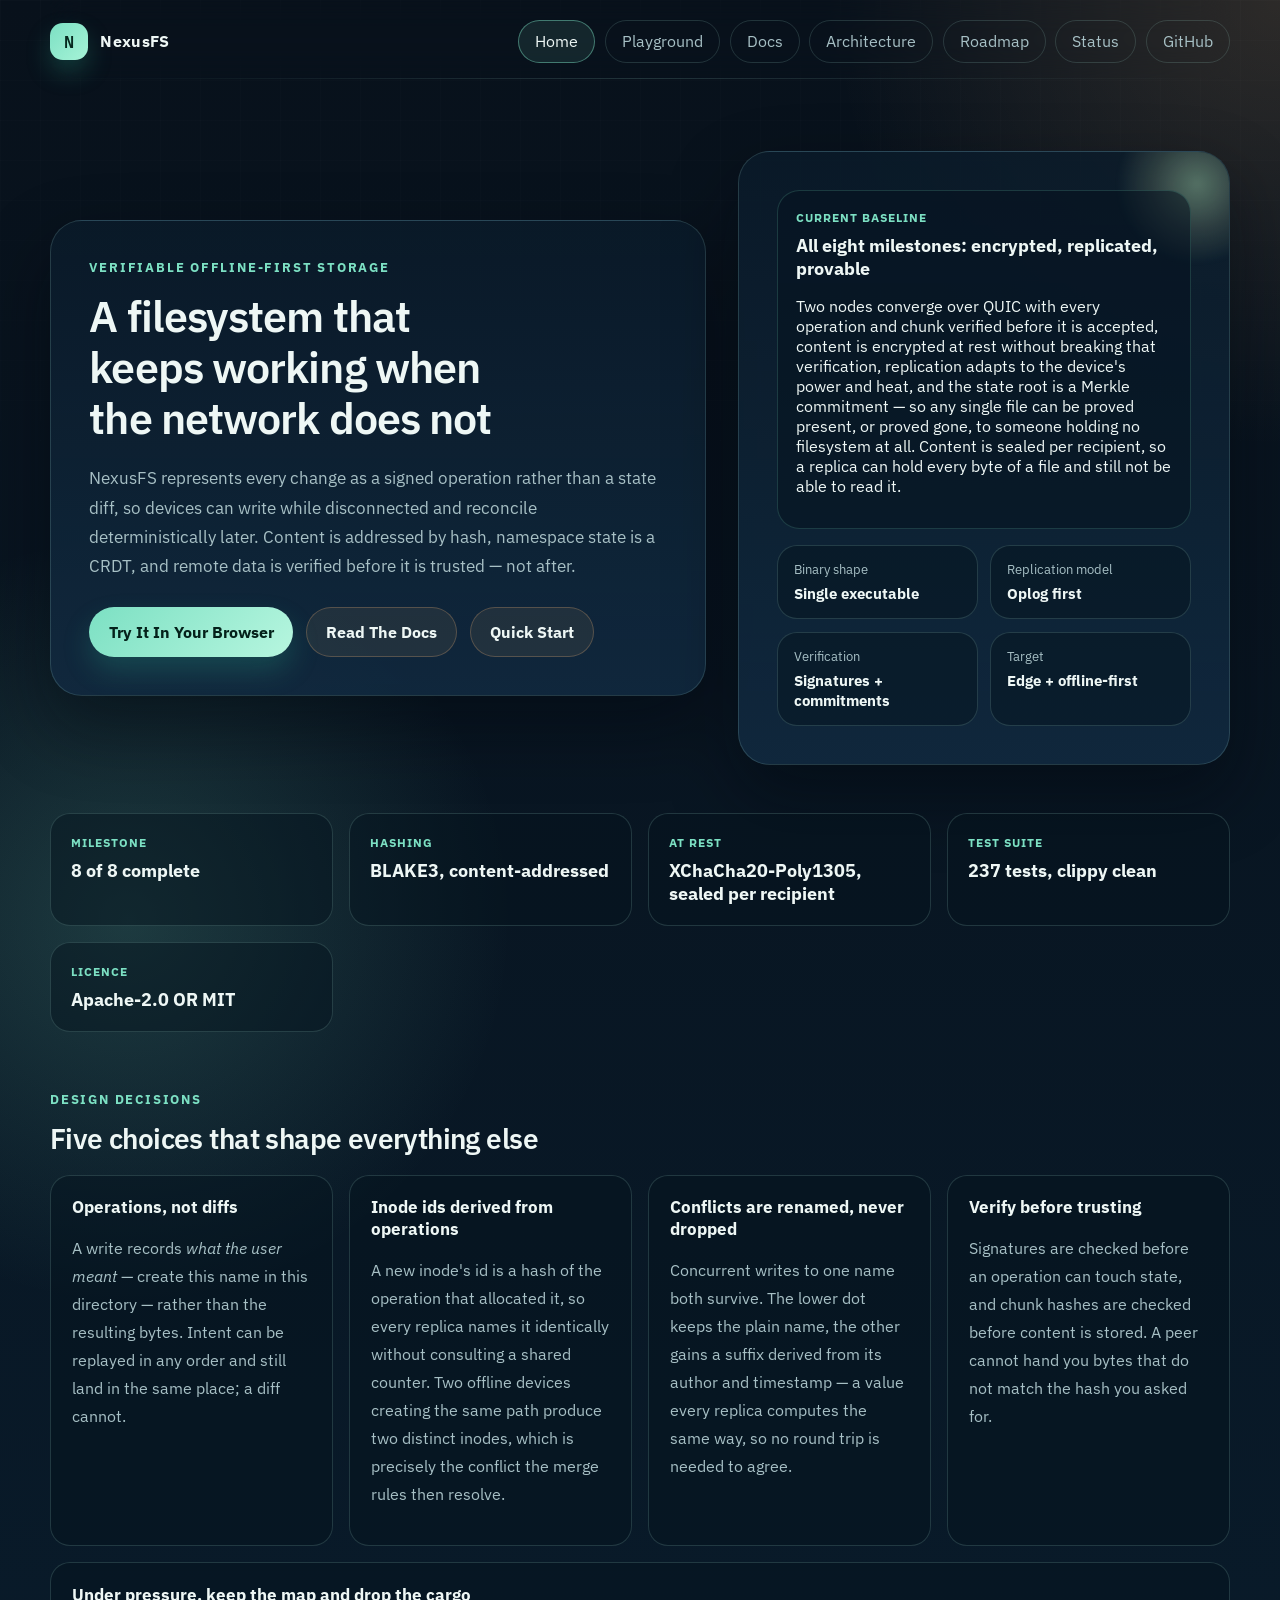
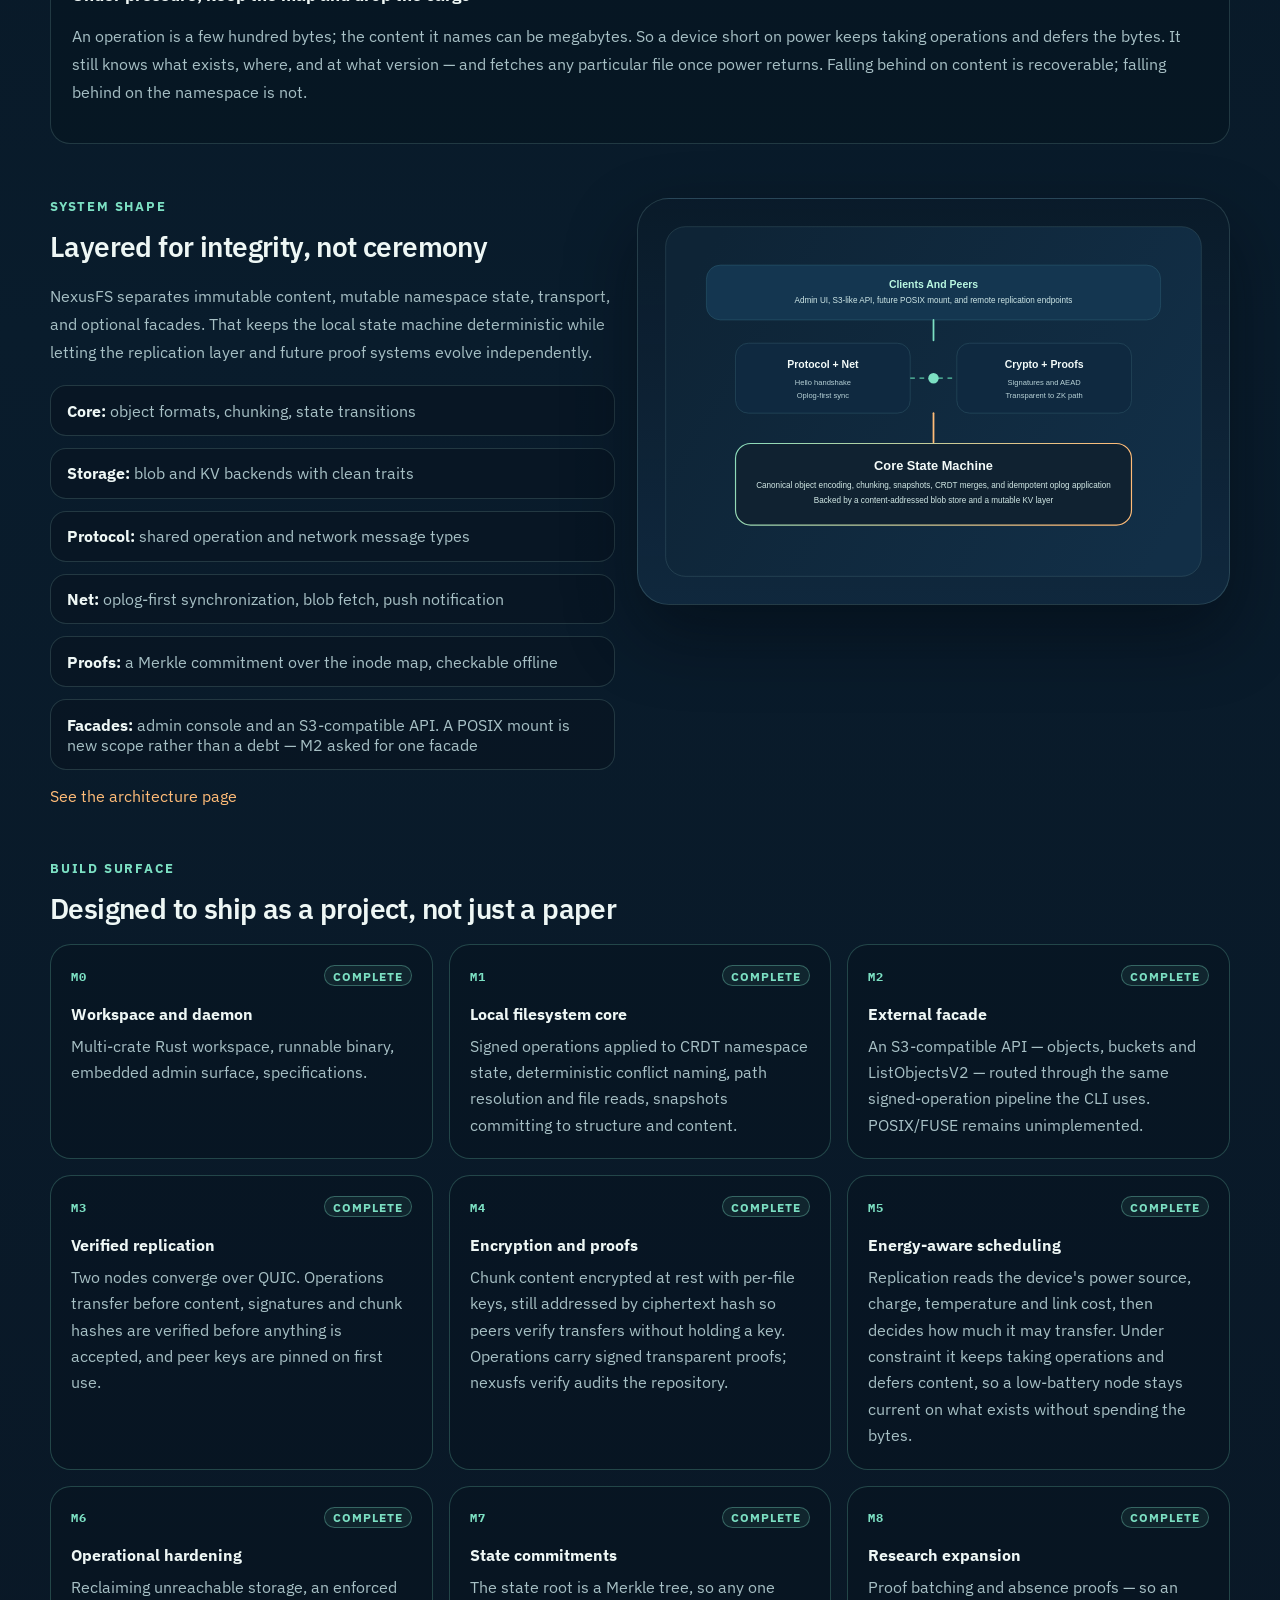
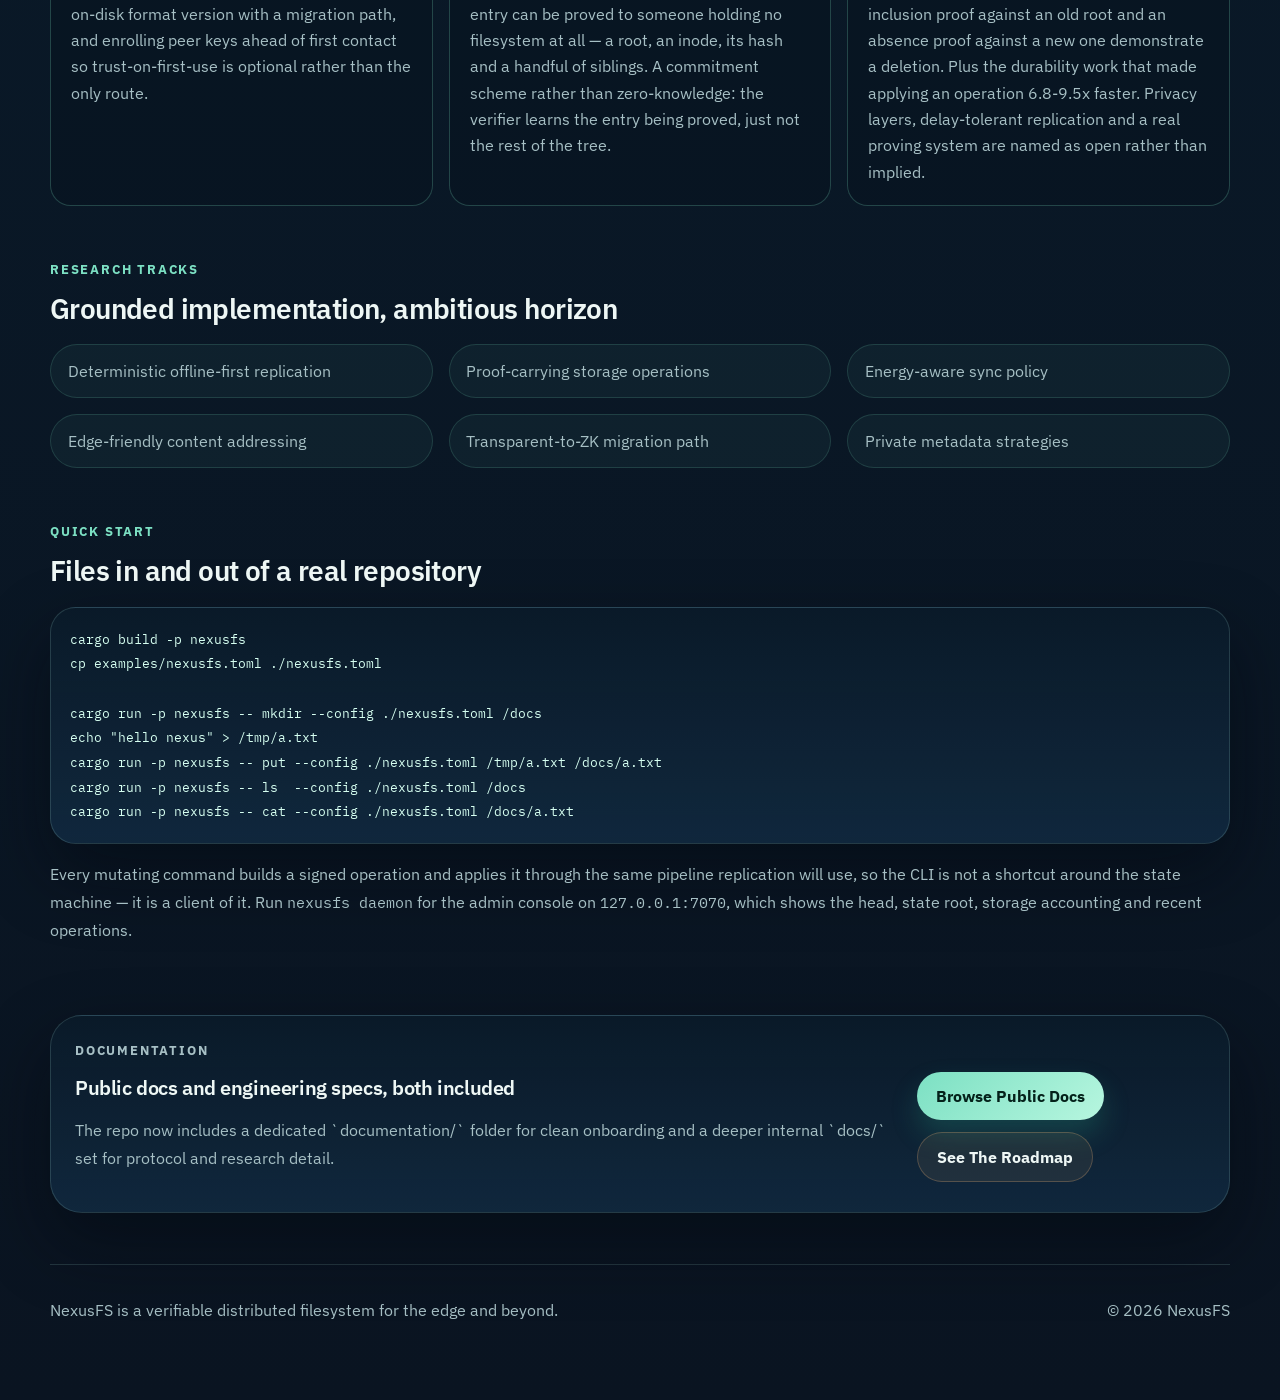
<file: site/index.html>
<!DOCTYPE html>
<html lang="en">
  <head>
    <meta charset="utf-8" />
    <meta name="viewport" content="width=device-width, initial-scale=1" />
    <title>NexusFS | Verifiable Offline-First Distributed Storage</title>
    <meta
      name="description"
      content="NexusFS is a single-executable, verifiable distributed file system built for edge and offline-first deployments."
    />
    <link rel="preconnect" href="https://fonts.googleapis.com" />
    <link rel="preconnect" href="https://fonts.gstatic.com" crossorigin />
    <link
      href="https://fonts.googleapis.com/css2?family=IBM+Plex+Sans:wght@400;500;600;700&family=IBM+Plex+Mono:wght@400;500;600&display=swap"
      rel="stylesheet"
    />
    <link rel="icon" type="image/svg+xml" href="./favicon.svg" />
    <link rel="stylesheet" href="./styles.css" />
  </head>
  <body data-page="home">
    <div class="page-shell">
      <header class="site-header">
        <a class="brand" href="./index.html">
          <span class="brand-mark">N</span>
          <span>NexusFS</span>
        </a>
        <nav class="site-nav" aria-label="Primary">
          <a href="./index.html" aria-current="page">Home</a>
          <a href="./playground.html">Playground</a>
          <a href="./docs.html">Docs</a>
          <a href="./architecture.html">Architecture</a>
          <a href="./roadmap.html">Roadmap</a>
          <a href="./status.html">Status</a>
          <a href="https://github.com/pinkysworld/NexusFS" target="_blank" rel="noreferrer">GitHub</a>
        </nav>
      </header>

      <main>
        <section class="hero reveal">
          <div class="hero-copy">
            <p class="eyebrow">Verifiable offline-first storage</p>
            <h1>A filesystem that keeps working when the network does not</h1>
            <p class="lede">
              NexusFS represents every change as a signed operation rather than a state
              diff, so devices can write while disconnected and reconcile deterministically
              later. Content is addressed by hash, namespace state is a CRDT, and remote
              data is verified before it is trusted — not after.
            </p>
            <div class="cta-row">
              <a class="button button-primary" href="./playground.html">Try It In Your Browser</a>
              <a class="button button-secondary" href="./docs.html">Read The Docs</a>
              <a class="button button-secondary" href="#quickstart">Quick Start</a>
            </div>
          </div>
          <div class="hero-panel">
            <div class="panel-orbit"></div>
            <div class="status-card">
              <span class="status-label">Current Baseline</span>
              <strong>All eight milestones: encrypted, replicated, provable</strong>
              <p>
                Two nodes converge over QUIC with every operation and chunk verified
                before it is accepted, content is encrypted at rest without breaking
                that verification, replication adapts to the device's power and heat,
                and the state root is a Merkle commitment — so any single file can be
                proved present, or proved gone, to someone holding no filesystem at all.
                Content is sealed per recipient, so a replica can hold every byte of a
                file and still not be able to read it.
              </p>
            </div>
            <div class="mini-grid">
              <div>
                <span>Binary shape</span>
                <strong>Single executable</strong>
              </div>
              <div>
                <span>Replication model</span>
                <strong>Oplog first</strong>
              </div>
              <div>
                <span>Verification</span>
                <strong>Signatures + commitments</strong>
              </div>
              <div>
                <span>Target</span>
                <strong>Edge + offline-first</strong>
              </div>
            </div>
          </div>
        </section>

        <section class="stats reveal">
          <div class="stat">
            <span class="stat-label">Milestone</span>
            <strong>8 of 8 complete</strong>
          </div>
          <div class="stat">
            <span class="stat-label">Hashing</span>
            <strong>BLAKE3, content-addressed</strong>
          </div>
          <div class="stat">
            <span class="stat-label">At rest</span>
            <strong>XChaCha20-Poly1305, sealed per recipient</strong>
          </div>
          <div class="stat">
            <span class="stat-label">Test suite</span>
            <strong>237 tests, clippy clean</strong>
          </div>
          <div class="stat">
            <span class="stat-label">Licence</span>
            <strong>Apache-2.0 OR MIT</strong>
          </div>
        </section>

        <section class="section reveal">
          <div class="section-heading">
            <p class="eyebrow">Design decisions</p>
            <h2>Five choices that shape everything else</h2>
          </div>
          <div class="card-grid">
            <article class="feature-card">
              <h3>Operations, not diffs</h3>
              <p>
                A write records <em>what the user meant</em> — create this name in this
                directory — rather than the resulting bytes. Intent can be replayed in any
                order and still land in the same place; a diff cannot.
              </p>
            </article>
            <article class="feature-card">
              <h3>Inode ids derived from operations</h3>
              <p>
                A new inode's id is a hash of the operation that allocated it, so every
                replica names it identically without consulting a shared counter. Two
                offline devices creating the same path produce two distinct inodes, which
                is precisely the conflict the merge rules then resolve.
              </p>
            </article>
            <article class="feature-card">
              <h3>Conflicts are renamed, never dropped</h3>
              <p>
                Concurrent writes to one name both survive. The lower dot keeps the plain
                name, the other gains a suffix derived from its author and timestamp — a
                value every replica computes the same way, so no round trip is needed to
                agree.
              </p>
            </article>
            <article class="feature-card">
              <h3>Verify before trusting</h3>
              <p>
                Signatures are checked before an operation can touch state, and chunk
                hashes are checked before content is stored. A peer cannot hand you bytes
                that do not match the hash you asked for.
              </p>
            </article>
            <article class="feature-card">
              <h3>Under pressure, keep the map and drop the cargo</h3>
              <p>
                An operation is a few hundred bytes; the content it names can be
                megabytes. So a device short on power keeps taking operations and defers
                the bytes. It still knows what exists, where, and at what version — and
                fetches any particular file once power returns. Falling behind on content
                is recoverable; falling behind on the namespace is not.
              </p>
            </article>
          </div>
        </section>

        <section class="section layout-two reveal">
          <div>
            <div class="section-heading compact">
              <p class="eyebrow">System Shape</p>
              <h2>Layered for integrity, not ceremony</h2>
            </div>
            <p class="section-copy">
              NexusFS separates immutable content, mutable namespace state, transport,
              and optional facades. That keeps the local state machine deterministic
              while letting the replication layer and future proof systems evolve
              independently.
            </p>
            <ul class="list-block">
              <li><strong>Core:</strong> object formats, chunking, state transitions</li>
              <li><strong>Storage:</strong> blob and KV backends with clean traits</li>
              <li><strong>Protocol:</strong> shared operation and network message types</li>
              <li><strong>Net:</strong> oplog-first synchronization, blob fetch, push notification</li>
              <li><strong>Proofs:</strong> a Merkle commitment over the inode map, checkable offline</li>
              <li><strong>Facades:</strong> admin console and an S3-compatible API. A POSIX
                mount is new scope rather than a debt — M2 asked for one facade</li>
            </ul>
            <a class="text-link" href="./architecture.html">See the architecture page</a>
          </div>
          <div class="diagram-frame">
            <img
              src="./assets/architecture.svg"
              alt="NexusFS architecture layers from clients and peers through core, storage, crypto, and proof systems."
            />
          </div>
        </section>

        <section class="section reveal">
          <div class="section-heading">
            <p class="eyebrow">Build Surface</p>
            <h2>Designed to ship as a project, not just a paper</h2>
          </div>
          <div class="track-grid" id="milestone-grid"></div>
        </section>

        <section class="section reveal">
          <div class="section-heading">
            <p class="eyebrow">Research Tracks</p>
            <h2>Grounded implementation, ambitious horizon</h2>
          </div>
          <div class="research-grid" id="research-grid"></div>
        </section>

        <section class="section reveal" id="quickstart">
          <div class="section-heading">
            <p class="eyebrow">Quick start</p>
            <h2>Files in and out of a real repository</h2>
          </div>
          <div class="command-block">
            <pre><code>cargo build -p nexusfs
cp examples/nexusfs.toml ./nexusfs.toml

cargo run -p nexusfs -- mkdir --config ./nexusfs.toml /docs
echo "hello nexus" > /tmp/a.txt
cargo run -p nexusfs -- put --config ./nexusfs.toml /tmp/a.txt /docs/a.txt
cargo run -p nexusfs -- ls  --config ./nexusfs.toml /docs
cargo run -p nexusfs -- cat --config ./nexusfs.toml /docs/a.txt</code></pre>
          </div>
          <p class="section-copy">
            Every mutating command builds a signed operation and applies it through the
            same pipeline replication will use, so the CLI is not a shortcut around the
            state machine — it is a client of it. Run
            <code>nexusfs daemon</code> for the admin console on
            <code>127.0.0.1:7070</code>, which shows the head, state root, storage
            accounting and recent operations.
          </p>
        </section>

        <section class="section reveal">
          <div class="callout">
            <div>
              <p class="eyebrow">Documentation</p>
              <h2>Public docs and engineering specs, both included</h2>
              <p>
                The repo now includes a dedicated `documentation/` folder for clean
                onboarding and a deeper internal `docs/` set for protocol and research
                detail.
              </p>
            </div>
            <div class="callout-actions">
              <a class="button button-primary" href="./docs.html">Browse Public Docs</a>
              <a class="button button-secondary" href="./roadmap.html">See The Roadmap</a>
            </div>
          </div>
        </section>
      </main>

      <footer class="site-footer">
        <p>NexusFS is a verifiable distributed filesystem for the edge and beyond.</p>
        <p>© <span id="year"></span> NexusFS</p>
      </footer>
    </div>

    <script src="./app.js"></script>
  </body>
</html>
</file>
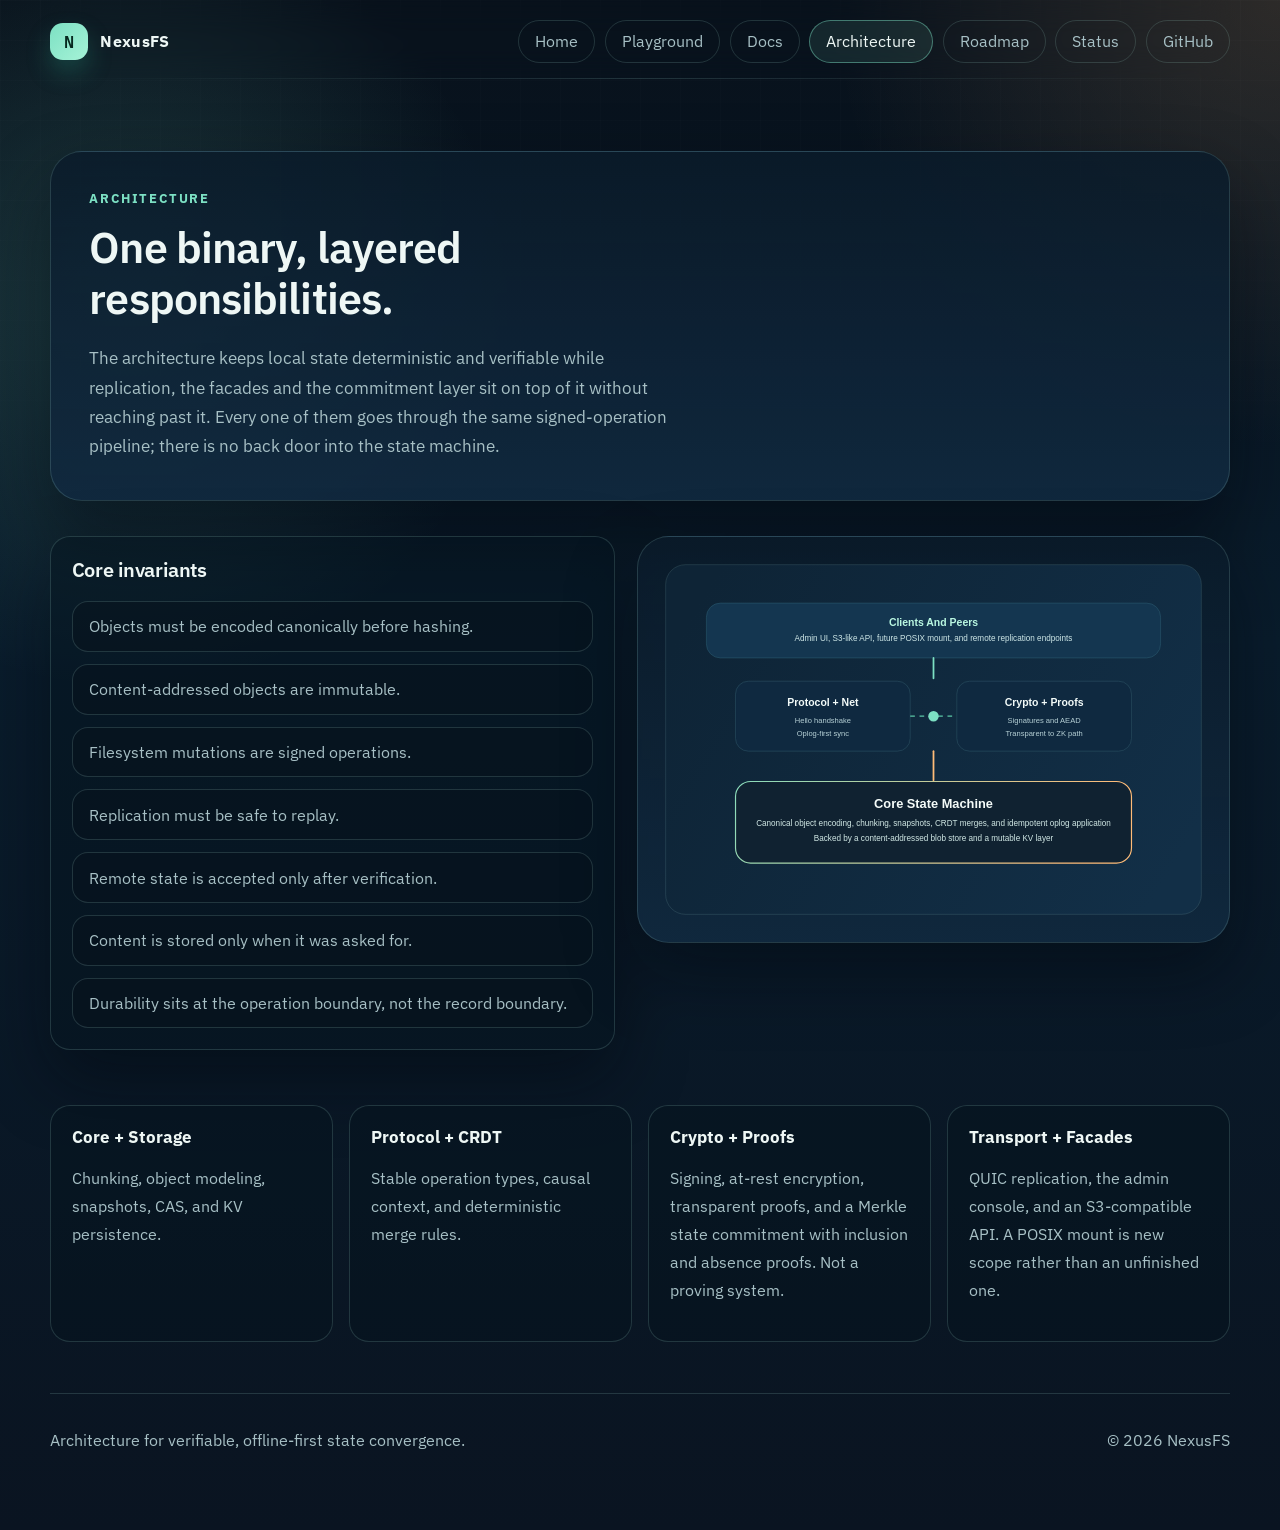
<file: site/architecture.html>
<!DOCTYPE html>
<html lang="en">
  <head>
    <meta charset="utf-8" />
    <meta name="viewport" content="width=device-width, initial-scale=1" />
    <title>NexusFS Architecture</title>
    <link rel="preconnect" href="https://fonts.googleapis.com" />
    <link rel="preconnect" href="https://fonts.gstatic.com" crossorigin />
    <link
      href="https://fonts.googleapis.com/css2?family=IBM+Plex+Sans:wght@400;500;600;700&family=IBM+Plex+Mono:wght@400;500;600&display=swap"
      rel="stylesheet"
    />
    <link rel="icon" type="image/svg+xml" href="./favicon.svg" />
    <link rel="stylesheet" href="./styles.css" />
  </head>
  <body data-page="architecture">
    <div class="page-shell">
      <header class="site-header">
        <a class="brand" href="./index.html">
          <span class="brand-mark">N</span>
          <span>NexusFS</span>
        </a>
        <nav class="site-nav" aria-label="Primary">
          <a href="./index.html">Home</a>
          <a href="./playground.html">Playground</a>
          <a href="./docs.html">Docs</a>
          <a href="./architecture.html" aria-current="page">Architecture</a>
          <a href="./roadmap.html">Roadmap</a>
          <a href="./status.html">Status</a>
          <a href="https://github.com/pinkysworld/NexusFS" target="_blank" rel="noreferrer">GitHub</a>
        </nav>
      </header>

      <main>
        <section class="hero hero-compact reveal">
          <div class="hero-copy">
            <p class="eyebrow">Architecture</p>
            <h1>One binary, layered responsibilities.</h1>
            <p class="lede">
              The architecture keeps local state deterministic and verifiable while
              replication, the facades and the commitment layer sit on top of it without
              reaching past it. Every one of them goes through the same signed-operation
              pipeline; there is no back door into the state machine.
            </p>
          </div>
        </section>

        <section class="section layout-two reveal">
          <div class="content-panel">
            <h2>Core invariants</h2>
            <ul class="list-block">
              <li>Objects must be encoded canonically before hashing.</li>
              <li>Content-addressed objects are immutable.</li>
              <li>Filesystem mutations are signed operations.</li>
              <li>Replication must be safe to replay.</li>
              <li>Remote state is accepted only after verification.</li>
              <li>Content is stored only when it was asked for.</li>
              <li>Durability sits at the operation boundary, not the record boundary.</li>
            </ul>
          </div>
          <div class="diagram-frame">
            <img
              src="./assets/architecture.svg"
              alt="Layered NexusFS architecture diagram."
            />
          </div>
        </section>

        <section class="section reveal">
          <div class="card-grid">
            <article class="feature-card">
              <h3>Core + Storage</h3>
              <p>Chunking, object modeling, snapshots, CAS, and KV persistence.</p>
            </article>
            <article class="feature-card">
              <h3>Protocol + CRDT</h3>
              <p>Stable operation types, causal context, and deterministic merge rules.</p>
            </article>
            <article class="feature-card">
              <h3>Crypto + Proofs</h3>
              <p>Signing, at-rest encryption, transparent proofs, and a Merkle state
                commitment with inclusion and absence proofs. Not a proving system.</p>
            </article>
            <article class="feature-card">
              <h3>Transport + Facades</h3>
              <p>QUIC replication, the admin console, and an S3-compatible API. A POSIX
                mount is new scope rather than an unfinished one.</p>
            </article>
          </div>
        </section>
      </main>

      <footer class="site-footer">
        <p>Architecture for verifiable, offline-first state convergence.</p>
        <p>© <span id="year"></span> NexusFS</p>
      </footer>
    </div>

    <script src="./app.js"></script>
  </body>
</html>
</file>
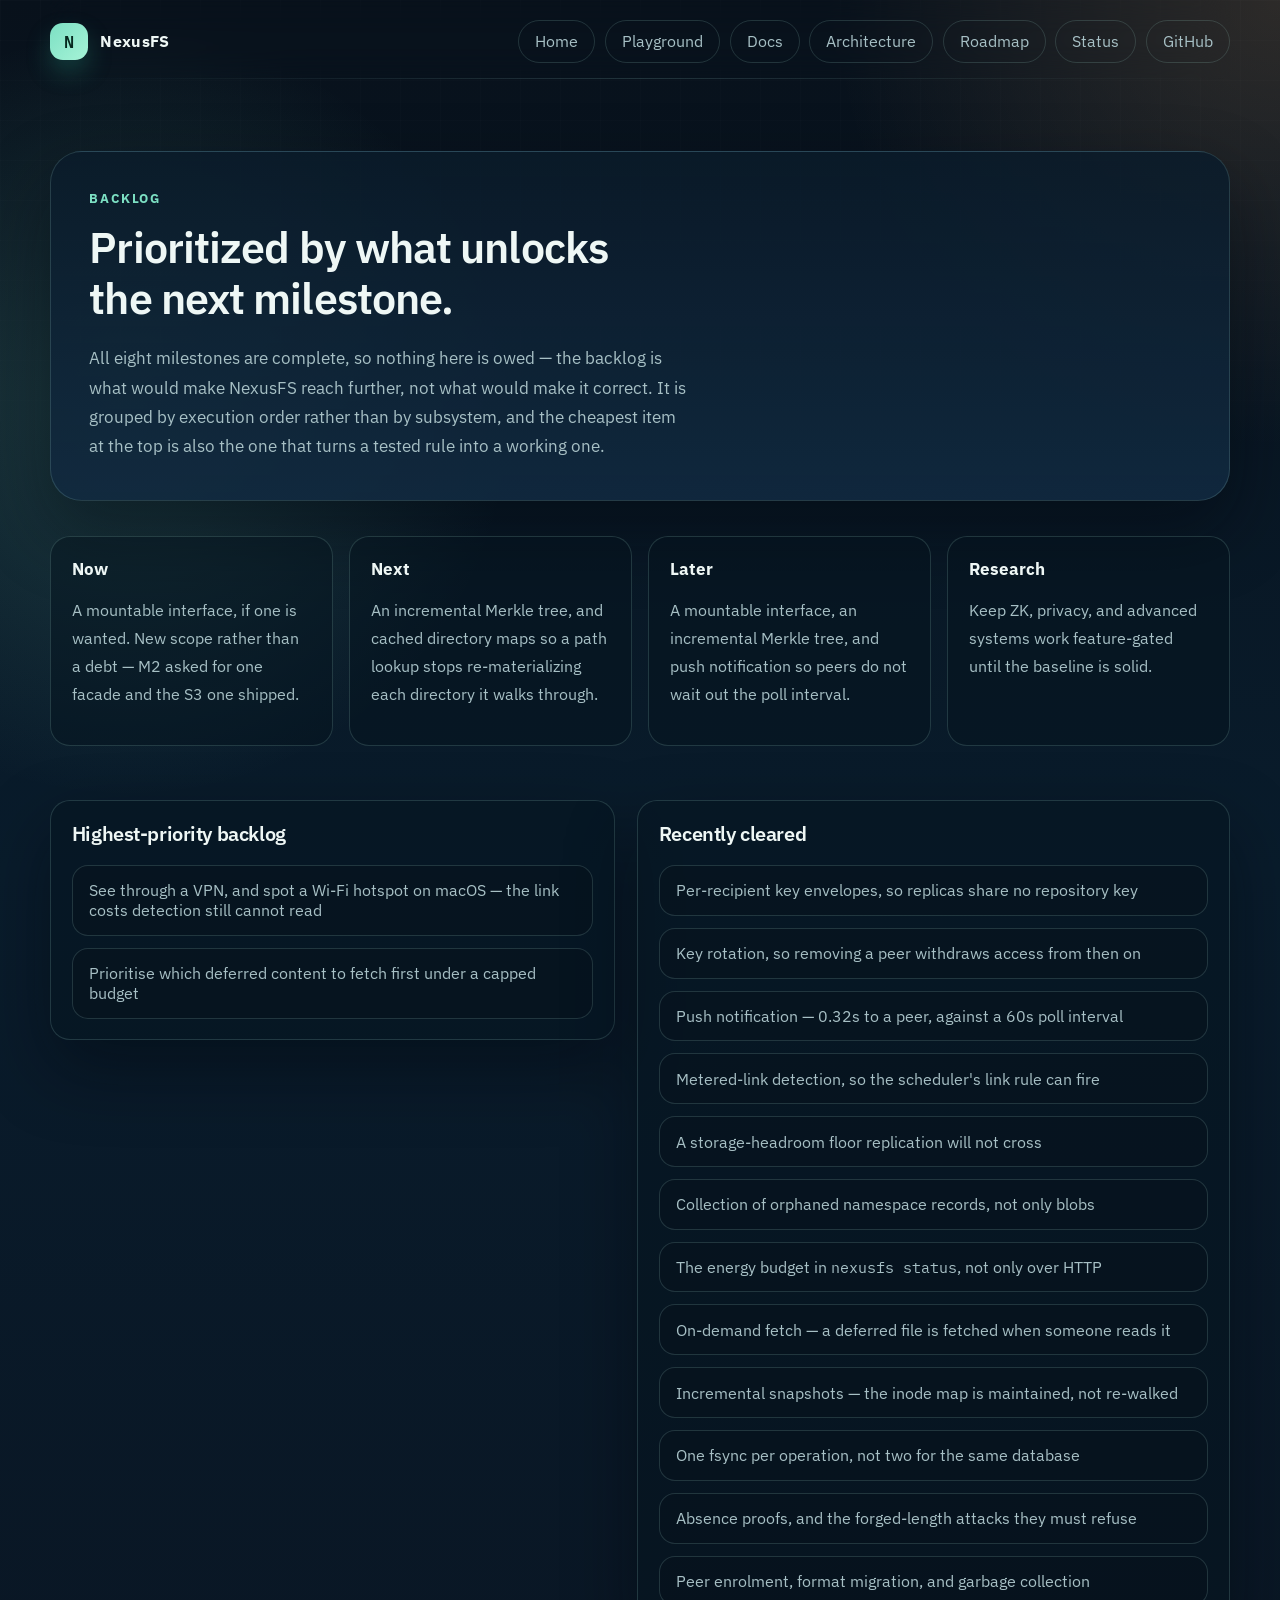
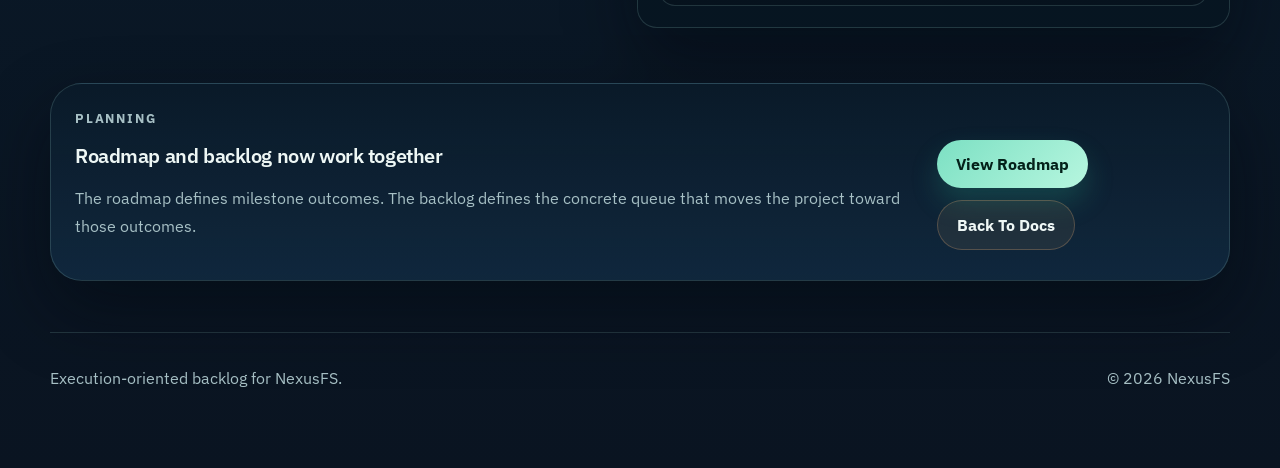
<file: site/backlog.html>
<!DOCTYPE html>
<html lang="en">
  <head>
    <meta charset="utf-8" />
    <meta name="viewport" content="width=device-width, initial-scale=1" />
    <title>NexusFS Backlog</title>
    <link rel="preconnect" href="https://fonts.googleapis.com" />
    <link rel="preconnect" href="https://fonts.gstatic.com" crossorigin />
    <link
      href="https://fonts.googleapis.com/css2?family=IBM+Plex+Sans:wght@400;500;600;700&family=IBM+Plex+Mono:wght@400;500;600&display=swap"
      rel="stylesheet"
    />
    <link rel="icon" type="image/svg+xml" href="./favicon.svg" />
    <link rel="stylesheet" href="./styles.css" />
  </head>
  <body data-page="backlog">
    <div class="page-shell">
      <header class="site-header">
        <a class="brand" href="./index.html">
          <span class="brand-mark">N</span>
          <span>NexusFS</span>
        </a>
        <nav class="site-nav" aria-label="Primary">
          <a href="./index.html">Home</a>
          <a href="./playground.html">Playground</a>
          <a href="./docs.html">Docs</a>
          <a href="./architecture.html">Architecture</a>
          <a href="./roadmap.html">Roadmap</a>
          <a href="./status.html">Status</a>
          <a href="https://github.com/pinkysworld/NexusFS" target="_blank" rel="noreferrer">GitHub</a>
        </nav>
      </header>

      <main>
        <section class="hero hero-compact reveal">
          <div class="hero-copy">
            <p class="eyebrow">Backlog</p>
            <h1>Prioritized by what unlocks the next milestone.</h1>
            <p class="lede">
              All eight milestones are complete, so nothing here is owed — the backlog is
              what would make NexusFS reach further, not what would make it correct. It
              is grouped by execution order rather than by subsystem, and the cheapest
              item at the top is also the one that turns a tested rule into a working
              one.
            </p>
          </div>
        </section>

        <section class="section reveal">
          <div class="card-grid">
            <article class="feature-card">
              <h3>Now</h3>
              <p>A mountable interface, if one is wanted. New scope rather than a debt —
                M2 asked for one facade and the S3 one shipped.</p>
            </article>
            <article class="feature-card">
              <h3>Next</h3>
              <p>An incremental Merkle tree, and cached directory maps so a path lookup
                stops re-materializing each directory it walks through.</p>
            </article>
            <article class="feature-card">
              <h3>Later</h3>
              <p>A mountable interface, an incremental Merkle tree, and push notification
                so peers do not wait out the poll interval.</p>
            </article>
            <article class="feature-card">
              <h3>Research</h3>
              <p>Keep ZK, privacy, and advanced systems work feature-gated until the baseline is solid.</p>
            </article>
          </div>
        </section>

        <section class="section layout-two reveal">
          <div class="content-panel">
            <h2>Highest-priority backlog</h2>
            <ul class="list-block">
              <li>See through a VPN, and spot a Wi-Fi hotspot on macOS — the link costs detection still cannot read</li>
              <li>Prioritise which deferred content to fetch first under a capped budget</li>
            </ul>
          </div>
          <div class="content-panel">
            <h2>Recently cleared</h2>
            <ul class="list-block">
              <li>Per-recipient key envelopes, so replicas share no repository key</li>
              <li>Key rotation, so removing a peer withdraws access from then on</li>
              <li>Push notification — 0.32s to a peer, against a 60s poll interval</li>
              <li>Metered-link detection, so the scheduler's link rule can fire</li>
              <li>A storage-headroom floor replication will not cross</li>
              <li>Collection of orphaned namespace records, not only blobs</li>
              <li>The energy budget in <code>nexusfs status</code>, not only over HTTP</li>
              <li>On-demand fetch — a deferred file is fetched when someone reads it</li>
              <li>Incremental snapshots — the inode map is maintained, not re-walked</li>
              <li>One fsync per operation, not two for the same database</li>
              <li>Absence proofs, and the forged-length attacks they must refuse</li>
              <li>Peer enrolment, format migration, and garbage collection</li>
            </ul>
          </div>
        </section>

        <section class="section reveal">
          <div class="callout">
            <div>
              <p class="eyebrow">Planning</p>
              <h2>Roadmap and backlog now work together</h2>
              <p>
                The roadmap defines milestone outcomes. The backlog defines the
                concrete queue that moves the project toward those outcomes.
              </p>
            </div>
            <div class="callout-actions">
              <a class="button button-primary" href="./roadmap.html">View Roadmap</a>
              <a class="button button-secondary" href="./docs.html">Back To Docs</a>
            </div>
          </div>
        </section>
      </main>

      <footer class="site-footer">
        <p>Execution-oriented backlog for NexusFS.</p>
        <p>© <span id="year"></span> NexusFS</p>
      </footer>
    </div>

    <script src="./app.js"></script>
  </body>
</html>
</file>
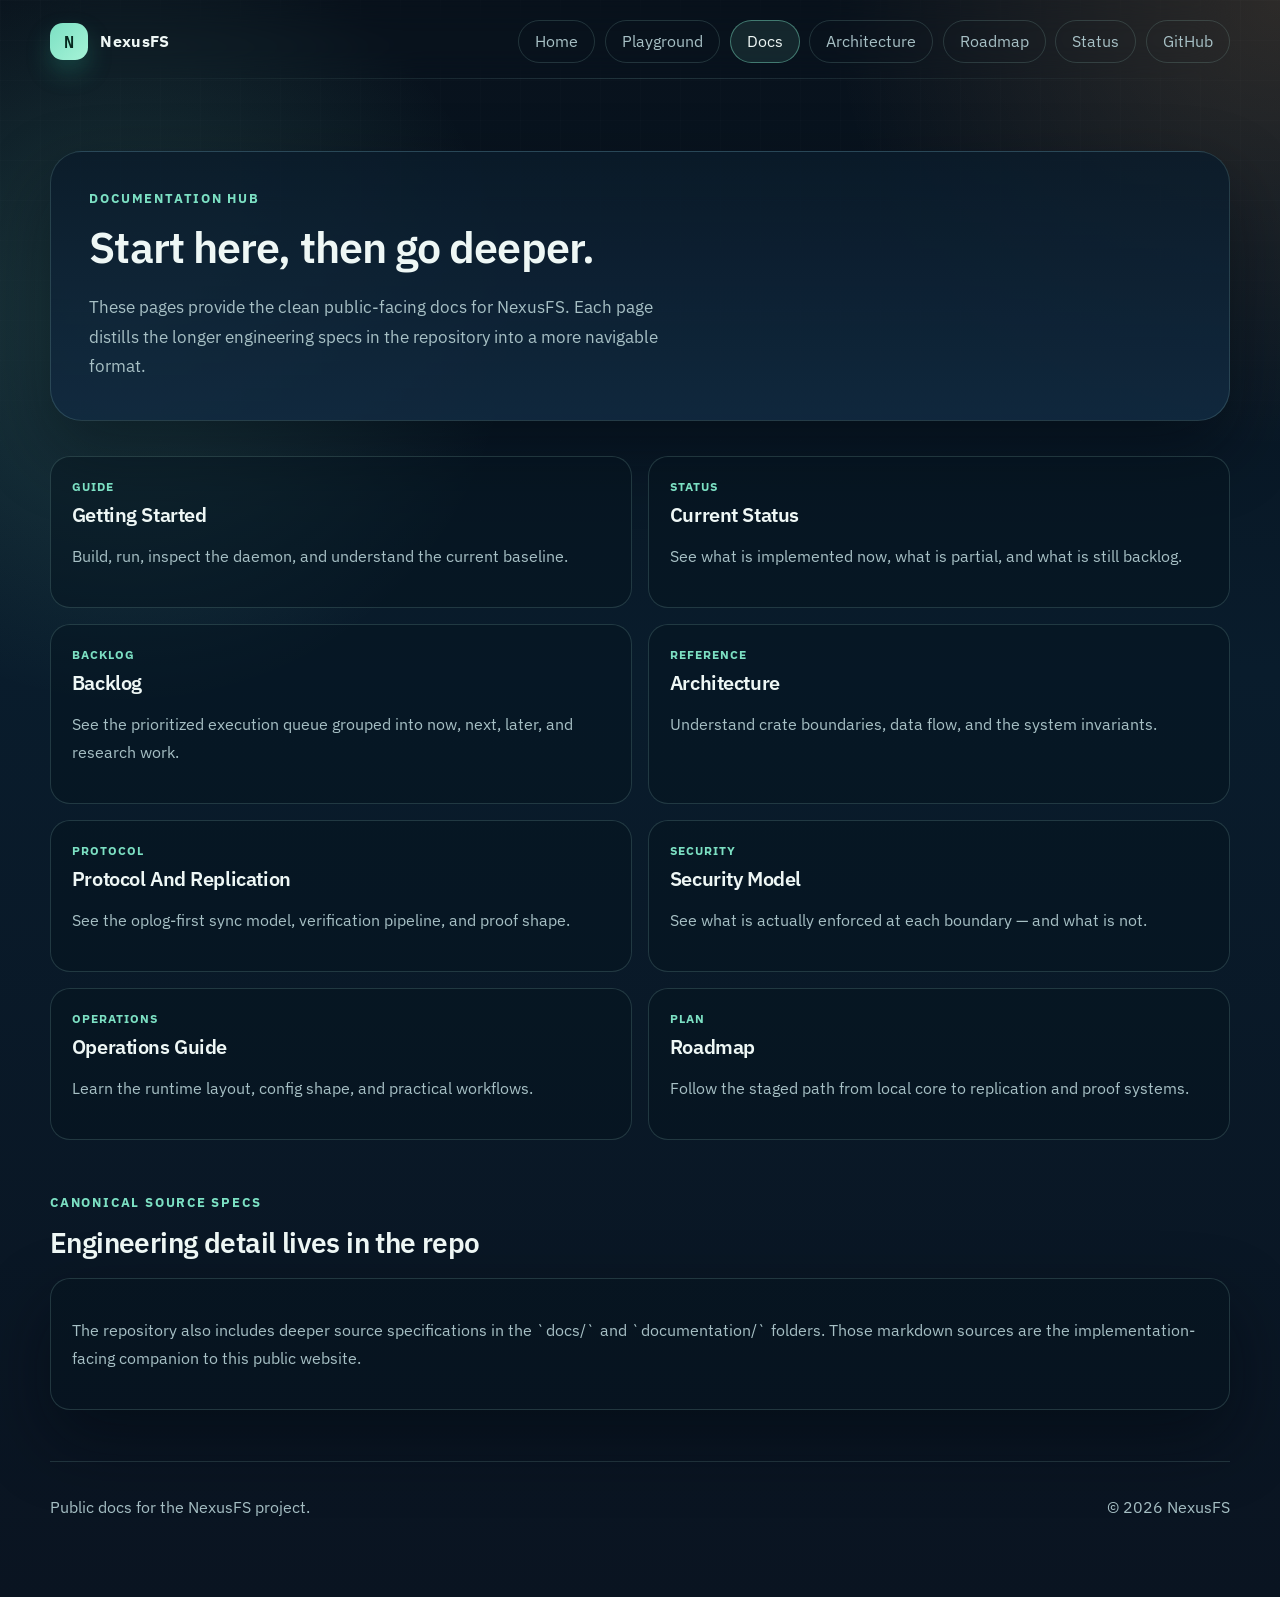
<file: site/docs.html>
<!DOCTYPE html>
<html lang="en">
  <head>
    <meta charset="utf-8" />
    <meta name="viewport" content="width=device-width, initial-scale=1" />
    <title>NexusFS Docs</title>
    <link rel="preconnect" href="https://fonts.googleapis.com" />
    <link rel="preconnect" href="https://fonts.gstatic.com" crossorigin />
    <link
      href="https://fonts.googleapis.com/css2?family=IBM+Plex+Sans:wght@400;500;600;700&family=IBM+Plex+Mono:wght@400;500;600&display=swap"
      rel="stylesheet"
    />
    <link rel="icon" type="image/svg+xml" href="./favicon.svg" />
    <link rel="stylesheet" href="./styles.css" />
  </head>
  <body data-page="docs">
    <div class="page-shell">
      <header class="site-header">
        <a class="brand" href="./index.html">
          <span class="brand-mark">N</span>
          <span>NexusFS</span>
        </a>
        <nav class="site-nav" aria-label="Primary">
          <a href="./index.html">Home</a>
          <a href="./playground.html">Playground</a>
          <a href="./docs.html" aria-current="page">Docs</a>
          <a href="./architecture.html">Architecture</a>
          <a href="./roadmap.html">Roadmap</a>
          <a href="./status.html">Status</a>
          <a href="https://github.com/pinkysworld/NexusFS" target="_blank" rel="noreferrer">GitHub</a>
        </nav>
      </header>

      <main>
        <section class="hero hero-compact reveal">
          <div class="hero-copy">
            <p class="eyebrow">Documentation Hub</p>
            <h1>Start here, then go deeper.</h1>
            <p class="lede">
              These pages provide the clean public-facing docs for NexusFS. Each page
              distills the longer engineering specs in the repository into a more
              navigable format.
            </p>
          </div>
        </section>

        <section class="section reveal">
          <div class="docs-grid">
            <a class="doc-card" href="./getting-started.html">
              <span class="doc-type">Guide</span>
              <h2>Getting Started</h2>
              <p>Build, run, inspect the daemon, and understand the current baseline.</p>
            </a>
            <a class="doc-card" href="./status.html">
              <span class="doc-type">Status</span>
              <h2>Current Status</h2>
              <p>See what is implemented now, what is partial, and what is still backlog.</p>
            </a>
            <a class="doc-card" href="./backlog.html">
              <span class="doc-type">Backlog</span>
              <h2>Backlog</h2>
              <p>See the prioritized execution queue grouped into now, next, later, and research work.</p>
            </a>
            <a class="doc-card" href="./architecture.html">
              <span class="doc-type">Reference</span>
              <h2>Architecture</h2>
              <p>Understand crate boundaries, data flow, and the system invariants.</p>
            </a>
            <a class="doc-card" href="./protocol.html">
              <span class="doc-type">Protocol</span>
              <h2>Protocol And Replication</h2>
              <p>See the oplog-first sync model, verification pipeline, and proof shape.</p>
            </a>
            <a class="doc-card" href="./security.html">
              <span class="doc-type">Security</span>
              <h2>Security Model</h2>
              <p>See what is actually enforced at each boundary — and what is not.</p>
            </a>
            <a class="doc-card" href="./operations.html">
              <span class="doc-type">Operations</span>
              <h2>Operations Guide</h2>
              <p>Learn the runtime layout, config shape, and practical workflows.</p>
            </a>
            <a class="doc-card" href="./roadmap.html">
              <span class="doc-type">Plan</span>
              <h2>Roadmap</h2>
              <p>Follow the staged path from local core to replication and proof systems.</p>
            </a>
          </div>
        </section>

        <section class="section reveal">
          <div class="section-heading">
            <p class="eyebrow">Canonical Source Specs</p>
            <h2>Engineering detail lives in the repo</h2>
          </div>
          <div class="content-panel">
            <p>
              The repository also includes deeper source specifications in the
              `docs/` and `documentation/` folders. Those markdown sources are the
              implementation-facing companion to this public website.
            </p>
          </div>
        </section>
      </main>

      <footer class="site-footer">
        <p>Public docs for the NexusFS project.</p>
        <p>© <span id="year"></span> NexusFS</p>
      </footer>
    </div>

    <script src="./app.js"></script>
  </body>
</html>
</file>
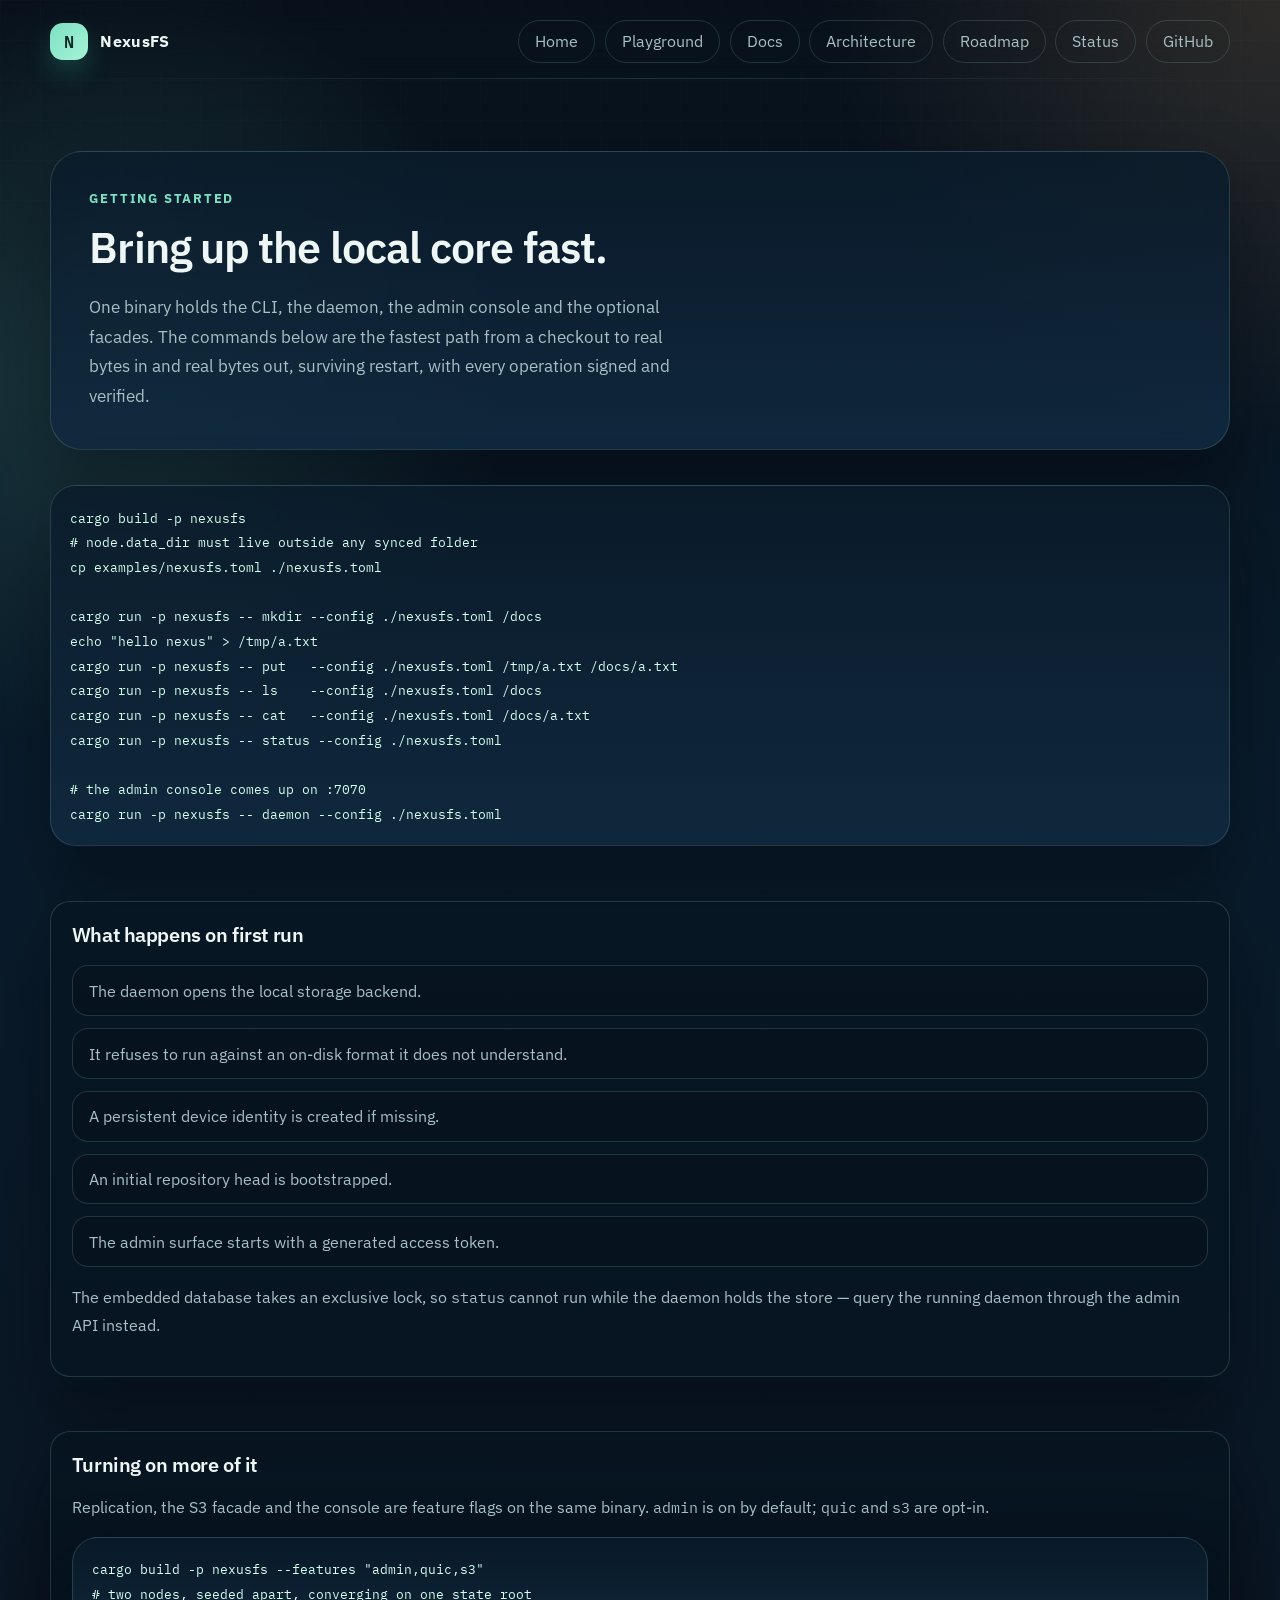
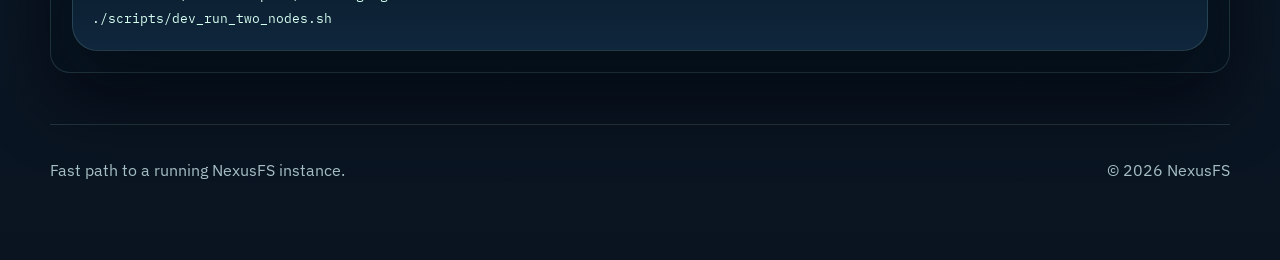
<file: site/getting-started.html>
<!DOCTYPE html>
<html lang="en">
  <head>
    <meta charset="utf-8" />
    <meta name="viewport" content="width=device-width, initial-scale=1" />
    <title>NexusFS Getting Started</title>
    <link rel="preconnect" href="https://fonts.googleapis.com" />
    <link rel="preconnect" href="https://fonts.gstatic.com" crossorigin />
    <link
      href="https://fonts.googleapis.com/css2?family=IBM+Plex+Sans:wght@400;500;600;700&family=IBM+Plex+Mono:wght@400;500;600&display=swap"
      rel="stylesheet"
    />
    <link rel="icon" type="image/svg+xml" href="./favicon.svg" />
    <link rel="stylesheet" href="./styles.css" />
  </head>
  <body data-page="getting-started">
    <div class="page-shell">
      <header class="site-header">
        <a class="brand" href="./index.html">
          <span class="brand-mark">N</span>
          <span>NexusFS</span>
        </a>
        <nav class="site-nav" aria-label="Primary">
          <a href="./index.html">Home</a>
          <a href="./playground.html">Playground</a>
          <a href="./docs.html">Docs</a>
          <a href="./architecture.html">Architecture</a>
          <a href="./roadmap.html">Roadmap</a>
          <a href="./status.html">Status</a>
          <a href="https://github.com/pinkysworld/NexusFS" target="_blank" rel="noreferrer">GitHub</a>
        </nav>
      </header>

      <main>
        <section class="hero hero-compact reveal">
          <div class="hero-copy">
            <p class="eyebrow">Getting Started</p>
            <h1>Bring up the local core fast.</h1>
            <p class="lede">
              One binary holds the CLI, the daemon, the admin console and the optional
              facades. The commands below are the fastest path from a checkout to real
              bytes in and real bytes out, surviving restart, with every operation signed
              and verified.
            </p>
          </div>
        </section>

        <section class="section reveal">
          <div class="command-block">
            <pre><code>cargo build -p nexusfs
# node.data_dir must live outside any synced folder
cp examples/nexusfs.toml ./nexusfs.toml

cargo run -p nexusfs -- mkdir --config ./nexusfs.toml /docs
echo "hello nexus" &gt; /tmp/a.txt
cargo run -p nexusfs -- put   --config ./nexusfs.toml /tmp/a.txt /docs/a.txt
cargo run -p nexusfs -- ls    --config ./nexusfs.toml /docs
cargo run -p nexusfs -- cat   --config ./nexusfs.toml /docs/a.txt
cargo run -p nexusfs -- status --config ./nexusfs.toml

# the admin console comes up on :7070
cargo run -p nexusfs -- daemon --config ./nexusfs.toml</code></pre>
          </div>
        </section>

        <section class="section reveal">
          <div class="content-panel">
            <h2>What happens on first run</h2>
            <ul class="list-block">
              <li>The daemon opens the local storage backend.</li>
              <li>It refuses to run against an on-disk format it does not understand.</li>
              <li>A persistent device identity is created if missing.</li>
              <li>An initial repository head is bootstrapped.</li>
              <li>The admin surface starts with a generated access token.</li>
            </ul>
            <p class="section-copy">
              The embedded database takes an exclusive lock, so <code>status</code>
              cannot run while the daemon holds the store — query the running daemon
              through the admin API instead.
            </p>
          </div>
        </section>

        <section class="section reveal">
          <div class="content-panel">
            <h2>Turning on more of it</h2>
            <p class="section-copy">
              Replication, the S3 facade and the console are feature flags on the same
              binary. <code>admin</code> is on by default; <code>quic</code> and
              <code>s3</code> are opt-in.
            </p>
            <div class="command-block">
              <pre><code>cargo build -p nexusfs --features "admin,quic,s3"
# two nodes, seeded apart, converging on one state root
./scripts/dev_run_two_nodes.sh</code></pre>
            </div>
          </div>
        </section>
      </main>

      <footer class="site-footer">
        <p>Fast path to a running NexusFS instance.</p>
        <p>© <span id="year"></span> NexusFS</p>
      </footer>
    </div>

    <script src="./app.js"></script>
  </body>
</html>
</file>
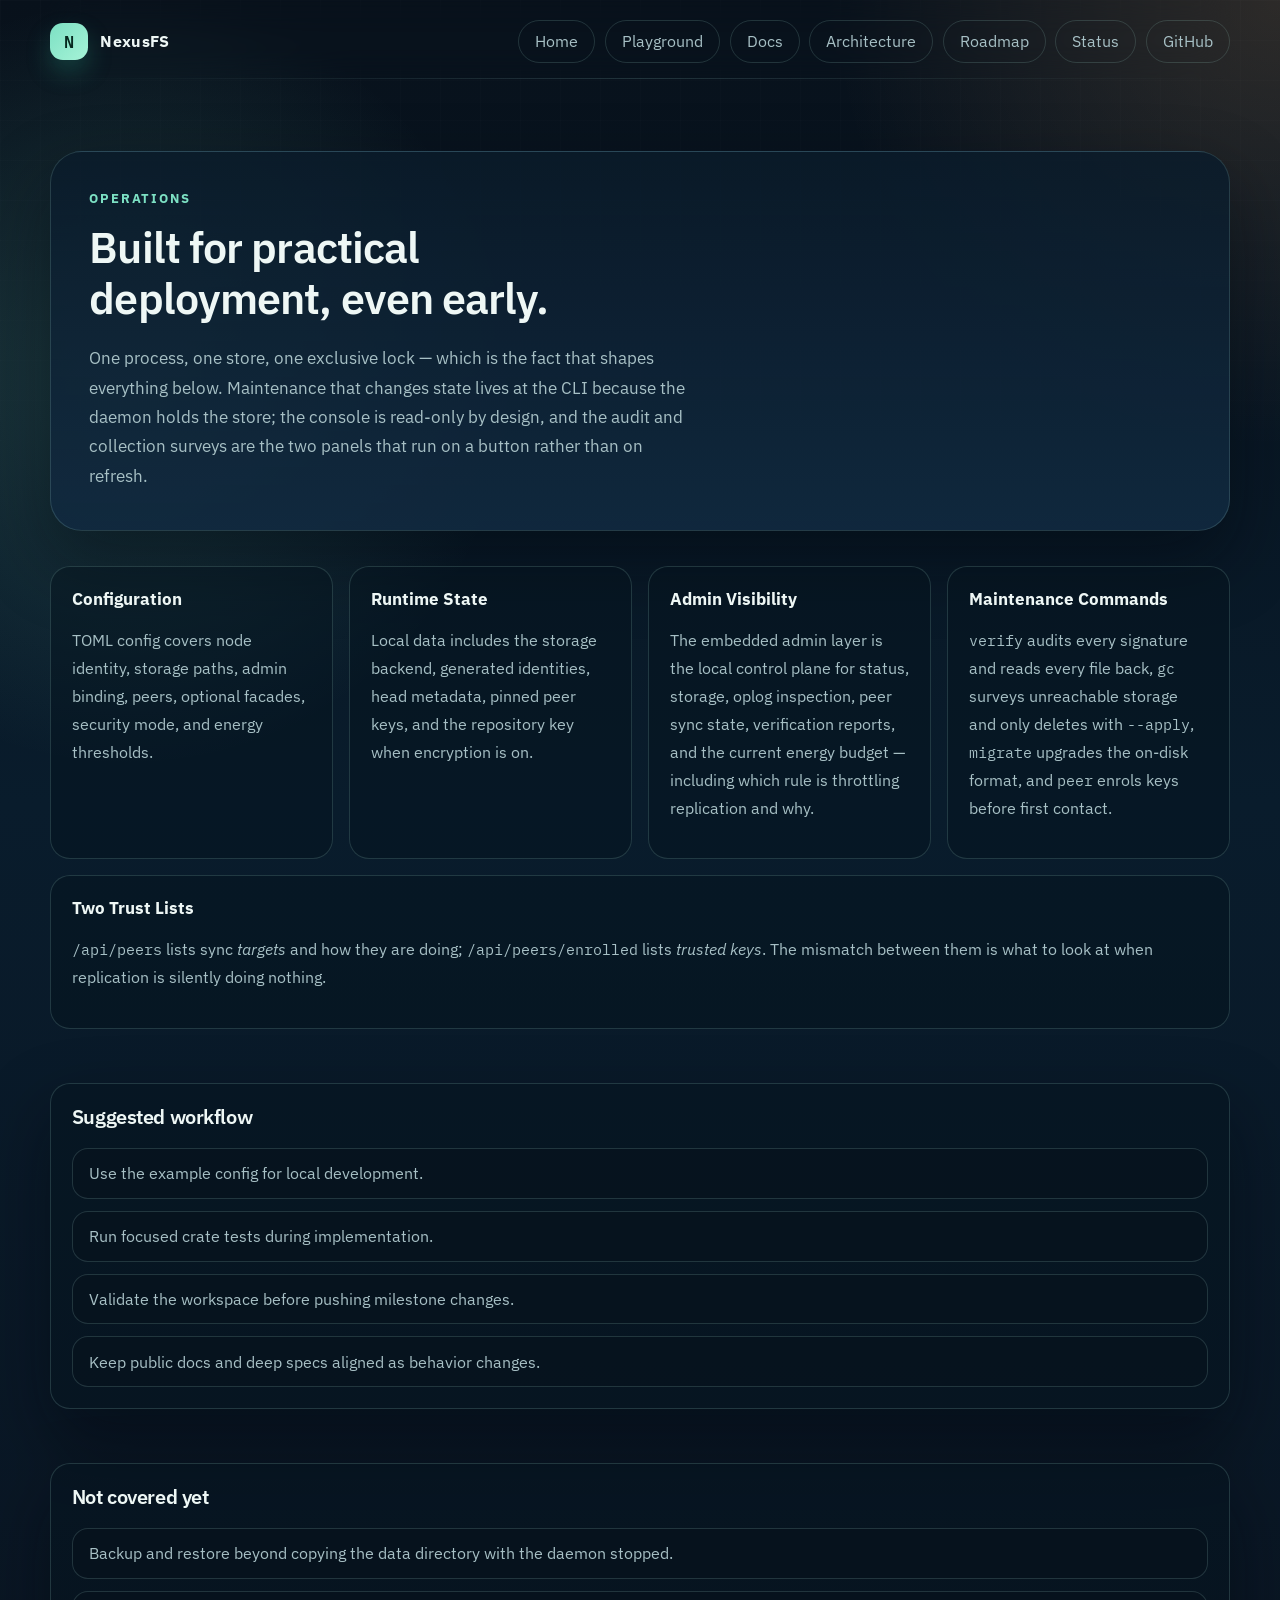
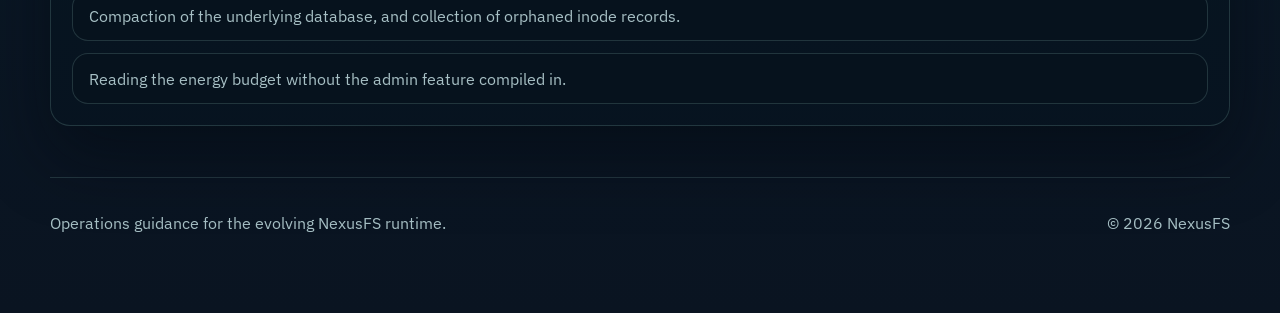
<file: site/operations.html>
<!DOCTYPE html>
<html lang="en">
  <head>
    <meta charset="utf-8" />
    <meta name="viewport" content="width=device-width, initial-scale=1" />
    <title>NexusFS Operations</title>
    <link rel="preconnect" href="https://fonts.googleapis.com" />
    <link rel="preconnect" href="https://fonts.gstatic.com" crossorigin />
    <link
      href="https://fonts.googleapis.com/css2?family=IBM+Plex+Sans:wght@400;500;600;700&family=IBM+Plex+Mono:wght@400;500;600&display=swap"
      rel="stylesheet"
    />
    <link rel="icon" type="image/svg+xml" href="./favicon.svg" />
    <link rel="stylesheet" href="./styles.css" />
  </head>
  <body data-page="operations">
    <div class="page-shell">
      <header class="site-header">
        <a class="brand" href="./index.html">
          <span class="brand-mark">N</span>
          <span>NexusFS</span>
        </a>
        <nav class="site-nav" aria-label="Primary">
          <a href="./index.html">Home</a>
          <a href="./playground.html">Playground</a>
          <a href="./docs.html">Docs</a>
          <a href="./architecture.html">Architecture</a>
          <a href="./roadmap.html">Roadmap</a>
          <a href="./status.html">Status</a>
          <a href="https://github.com/pinkysworld/NexusFS" target="_blank" rel="noreferrer">GitHub</a>
        </nav>
      </header>

      <main>
        <section class="hero hero-compact reveal">
          <div class="hero-copy">
            <p class="eyebrow">Operations</p>
            <h1>Built for practical deployment, even early.</h1>
            <p class="lede">
              One process, one store, one exclusive lock — which is the fact that shapes
              everything below. Maintenance that changes state lives at the CLI because
              the daemon holds the store; the console is read-only by design, and the
              audit and collection surveys are the two panels that run on a button rather
              than on refresh.
            </p>
          </div>
        </section>

        <section class="section reveal">
          <div class="card-grid">
            <article class="feature-card">
              <h3>Configuration</h3>
              <p>
                TOML config covers node identity, storage paths, admin binding, peers,
                optional facades, security mode, and energy thresholds.
              </p>
            </article>
            <article class="feature-card">
              <h3>Runtime State</h3>
              <p>
                Local data includes the storage backend, generated identities, head
                metadata, pinned peer keys, and the repository key when encryption is on.
              </p>
            </article>
            <article class="feature-card">
              <h3>Admin Visibility</h3>
              <p>
                The embedded admin layer is the local control plane for status, storage,
                oplog inspection, peer sync state, verification reports, and the current
                energy budget — including which rule is throttling replication and why.
              </p>
            </article>
            <article class="feature-card">
              <h3>Maintenance Commands</h3>
              <p>
                <code>verify</code> audits every signature and reads every file back,
                <code>gc</code> surveys unreachable storage and only deletes with
                <code>--apply</code>, <code>migrate</code> upgrades the on-disk format,
                and <code>peer</code> enrols keys before first contact.
              </p>
            </article>
            <article class="feature-card">
              <h3>Two Trust Lists</h3>
              <p>
                <code>/api/peers</code> lists sync <em>targets</em> and how they are
                doing; <code>/api/peers/enrolled</code> lists <em>trusted keys</em>. The
                mismatch between them is what to look at when replication is silently
                doing nothing.
              </p>
            </article>
          </div>
        </section>

        <section class="section reveal">
          <div class="content-panel">
            <h2>Suggested workflow</h2>
            <ul class="list-block">
              <li>Use the example config for local development.</li>
              <li>Run focused crate tests during implementation.</li>
              <li>Validate the workspace before pushing milestone changes.</li>
              <li>Keep public docs and deep specs aligned as behavior changes.</li>
            </ul>
          </div>
        </section>

        <section class="section reveal">
          <div class="content-panel">
            <h2>Not covered yet</h2>
            <ul class="list-block">
              <li>Backup and restore beyond copying the data directory with the daemon stopped.</li>
              <li>Compaction of the underlying database, and collection of orphaned inode records.</li>
              <li>Reading the energy budget without the admin feature compiled in.</li>
            </ul>
          </div>
        </section>
      </main>

      <footer class="site-footer">
        <p>Operations guidance for the evolving NexusFS runtime.</p>
        <p>© <span id="year"></span> NexusFS</p>
      </footer>
    </div>

    <script src="./app.js"></script>
  </body>
</html>
</file>
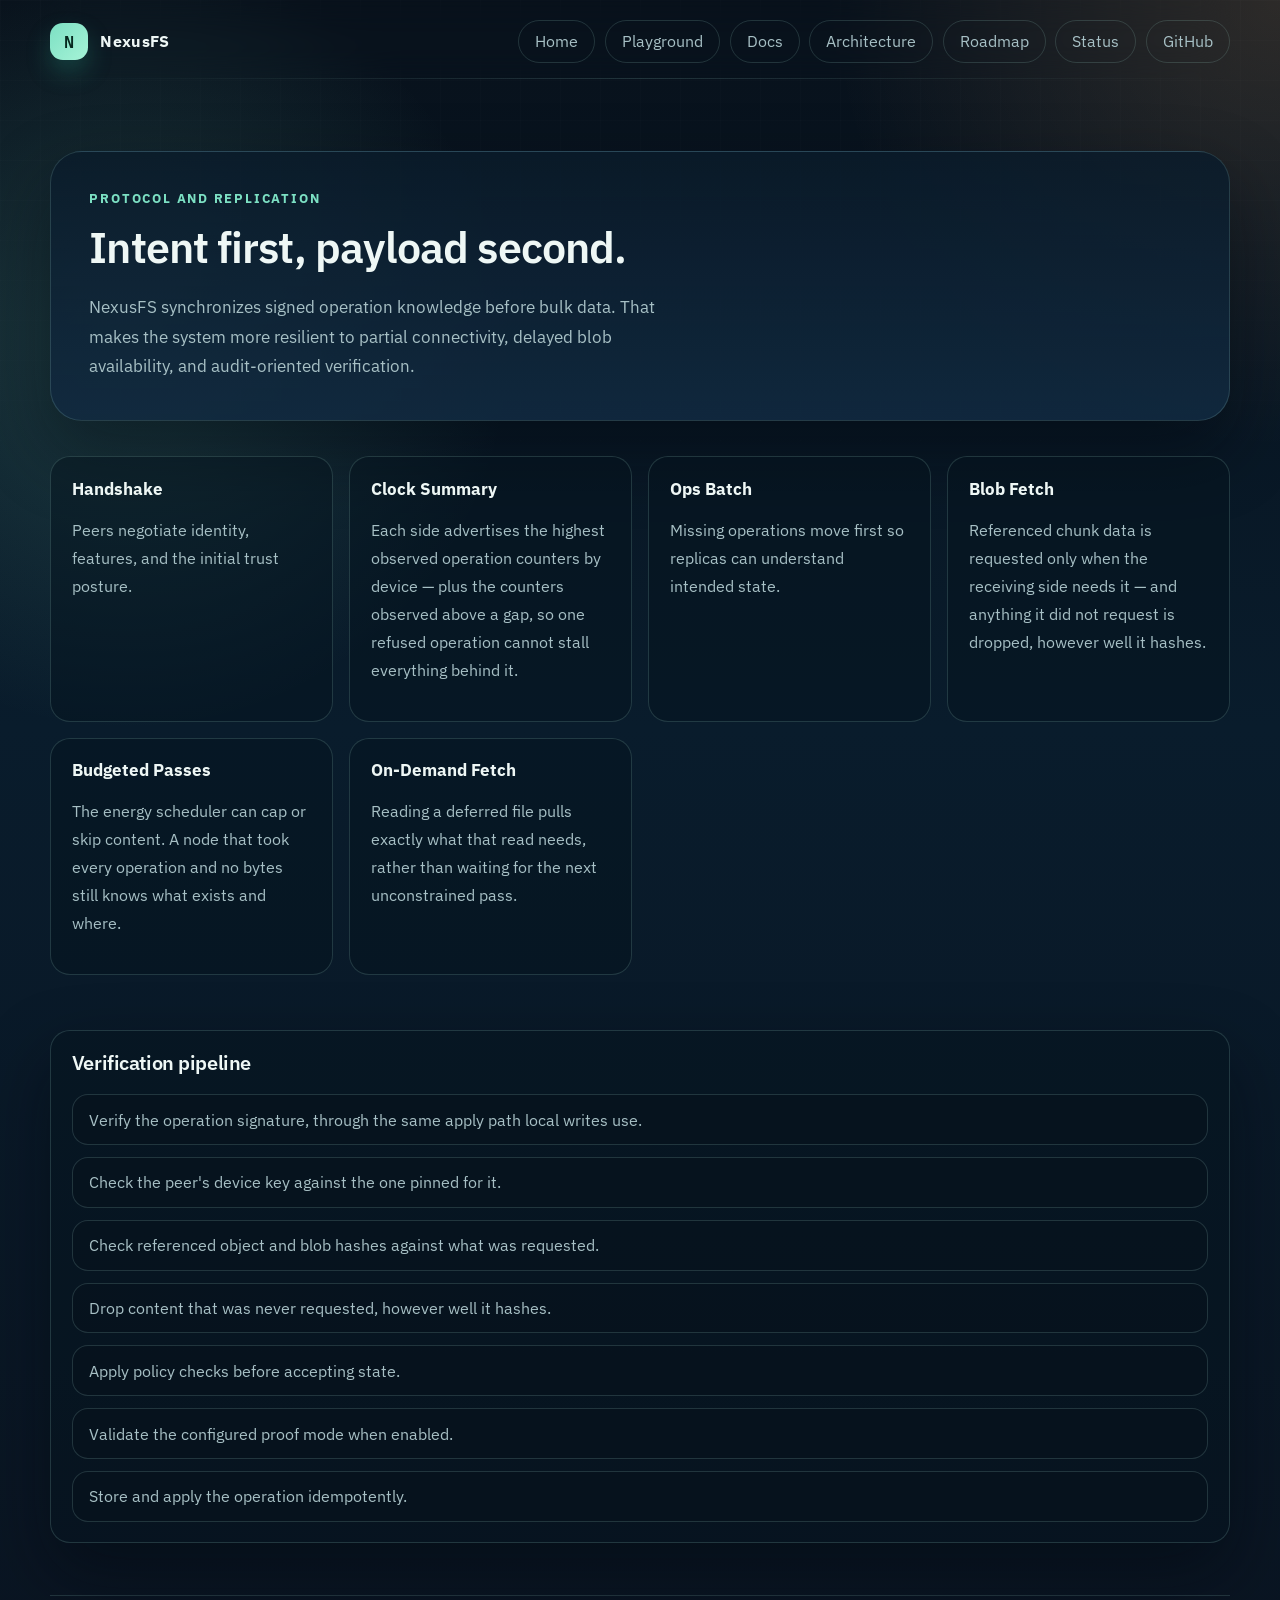
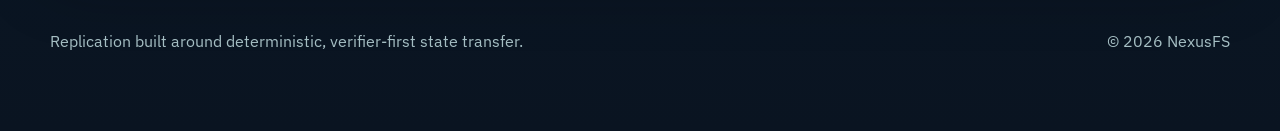
<file: site/protocol.html>
<!DOCTYPE html>
<html lang="en">
  <head>
    <meta charset="utf-8" />
    <meta name="viewport" content="width=device-width, initial-scale=1" />
    <title>NexusFS Protocol And Replication</title>
    <link rel="preconnect" href="https://fonts.googleapis.com" />
    <link rel="preconnect" href="https://fonts.gstatic.com" crossorigin />
    <link
      href="https://fonts.googleapis.com/css2?family=IBM+Plex+Sans:wght@400;500;600;700&family=IBM+Plex+Mono:wght@400;500;600&display=swap"
      rel="stylesheet"
    />
    <link rel="icon" type="image/svg+xml" href="./favicon.svg" />
    <link rel="stylesheet" href="./styles.css" />
  </head>
  <body data-page="protocol">
    <div class="page-shell">
      <header class="site-header">
        <a class="brand" href="./index.html">
          <span class="brand-mark">N</span>
          <span>NexusFS</span>
        </a>
        <nav class="site-nav" aria-label="Primary">
          <a href="./index.html">Home</a>
          <a href="./playground.html">Playground</a>
          <a href="./docs.html">Docs</a>
          <a href="./architecture.html">Architecture</a>
          <a href="./roadmap.html">Roadmap</a>
          <a href="./status.html">Status</a>
          <a href="https://github.com/pinkysworld/NexusFS" target="_blank" rel="noreferrer">GitHub</a>
        </nav>
      </header>

      <main>
        <section class="hero hero-compact reveal">
          <div class="hero-copy">
            <p class="eyebrow">Protocol And Replication</p>
            <h1>Intent first, payload second.</h1>
            <p class="lede">
              NexusFS synchronizes signed operation knowledge before bulk data. That
              makes the system more resilient to partial connectivity, delayed blob
              availability, and audit-oriented verification.
            </p>
          </div>
        </section>

        <section class="section reveal">
          <div class="card-grid">
            <article class="feature-card">
              <h3>Handshake</h3>
              <p>Peers negotiate identity, features, and the initial trust posture.</p>
            </article>
            <article class="feature-card">
              <h3>Clock Summary</h3>
              <p>Each side advertises the highest observed operation counters by device —
                plus the counters observed above a gap, so one refused operation cannot
                stall everything behind it.</p>
            </article>
            <article class="feature-card">
              <h3>Ops Batch</h3>
              <p>Missing operations move first so replicas can understand intended state.</p>
            </article>
            <article class="feature-card">
              <h3>Blob Fetch</h3>
              <p>Referenced chunk data is requested only when the receiving side needs it
                — and anything it did not request is dropped, however well it hashes.</p>
            </article>
            <article class="feature-card">
              <h3>Budgeted Passes</h3>
              <p>The energy scheduler can cap or skip content. A node that took every
                operation and no bytes still knows what exists and where.</p>
            </article>
            <article class="feature-card">
              <h3>On-Demand Fetch</h3>
              <p>Reading a deferred file pulls exactly what that read needs, rather than
                waiting for the next unconstrained pass.</p>
            </article>
          </div>
        </section>

        <section class="section reveal">
          <div class="content-panel">
            <h2>Verification pipeline</h2>
            <ul class="list-block">
              <li>Verify the operation signature, through the same apply path local writes use.</li>
              <li>Check the peer's device key against the one pinned for it.</li>
              <li>Check referenced object and blob hashes against what was requested.</li>
              <li>Drop content that was never requested, however well it hashes.</li>
              <li>Apply policy checks before accepting state.</li>
              <li>Validate the configured proof mode when enabled.</li>
              <li>Store and apply the operation idempotently.</li>
            </ul>
          </div>
        </section>
      </main>

      <footer class="site-footer">
        <p>Replication built around deterministic, verifier-first state transfer.</p>
        <p>© <span id="year"></span> NexusFS</p>
      </footer>
    </div>

    <script src="./app.js"></script>
  </body>
</html>
</file>
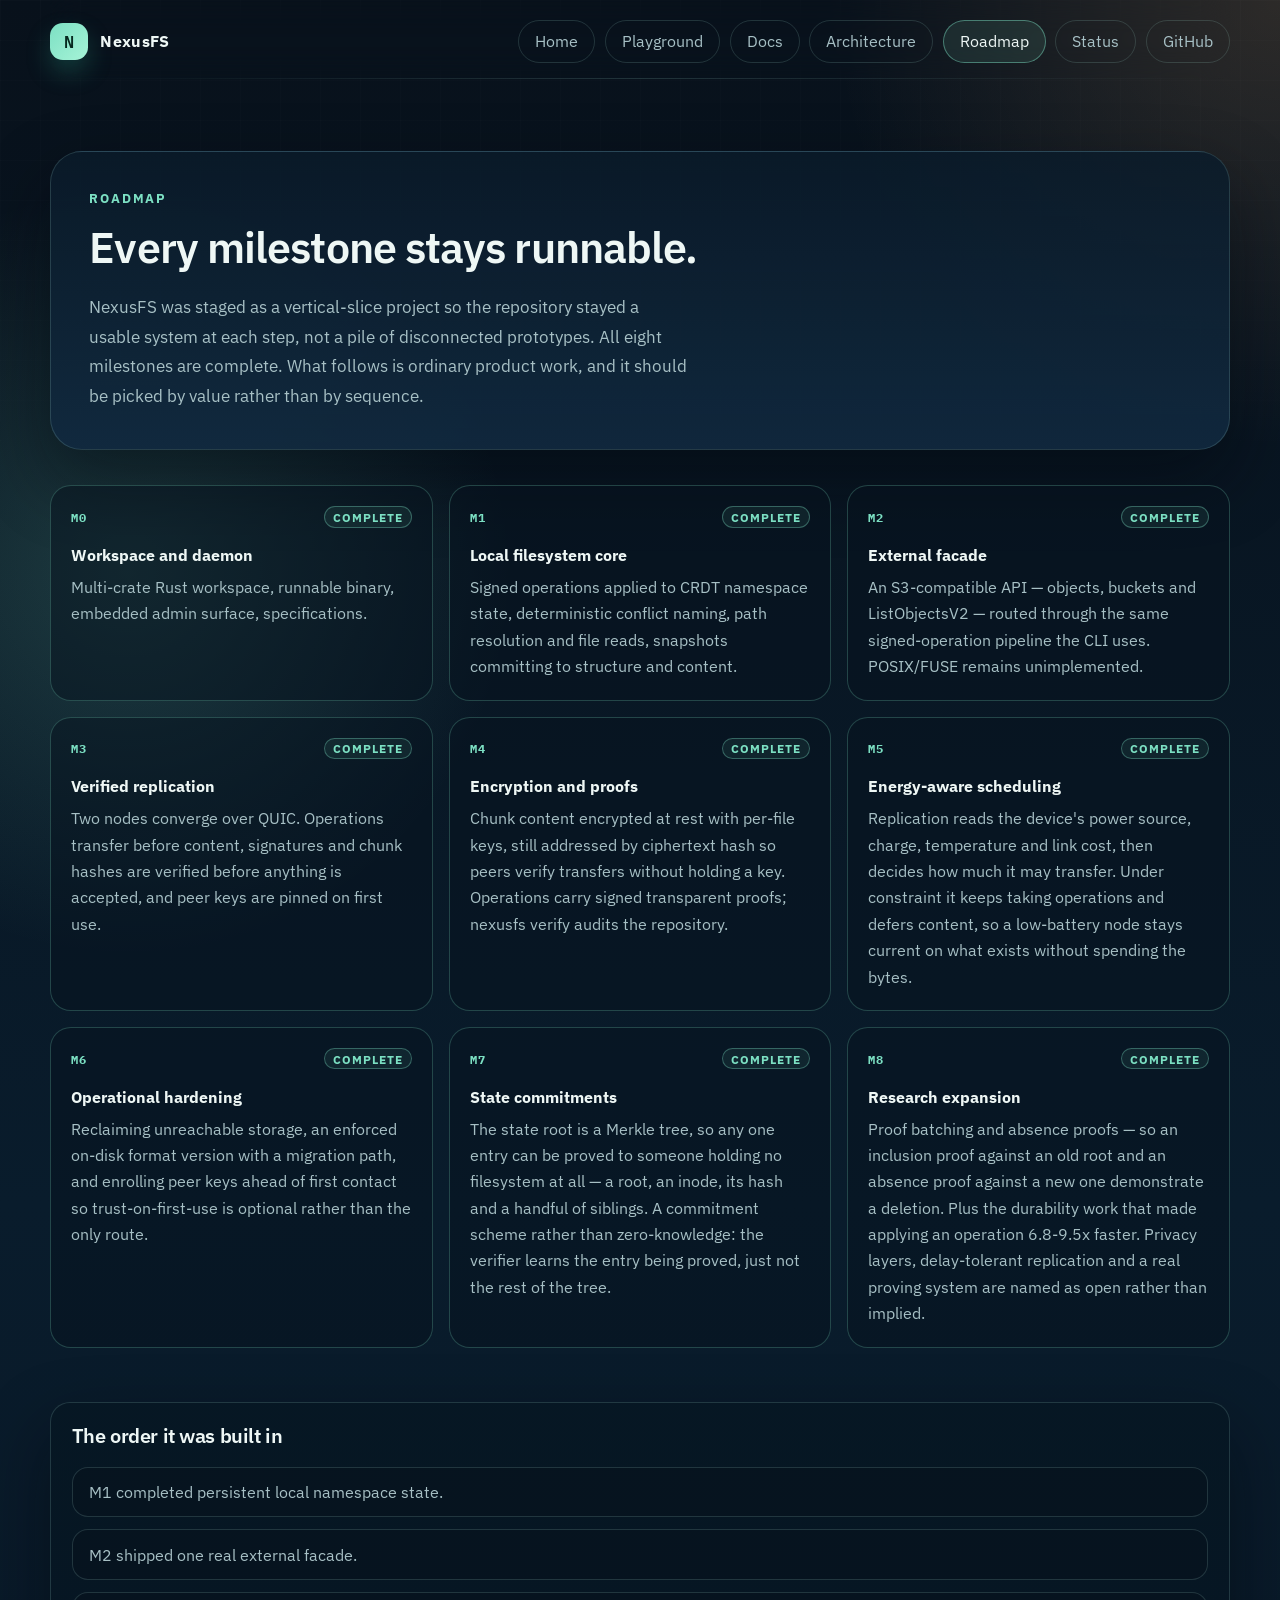
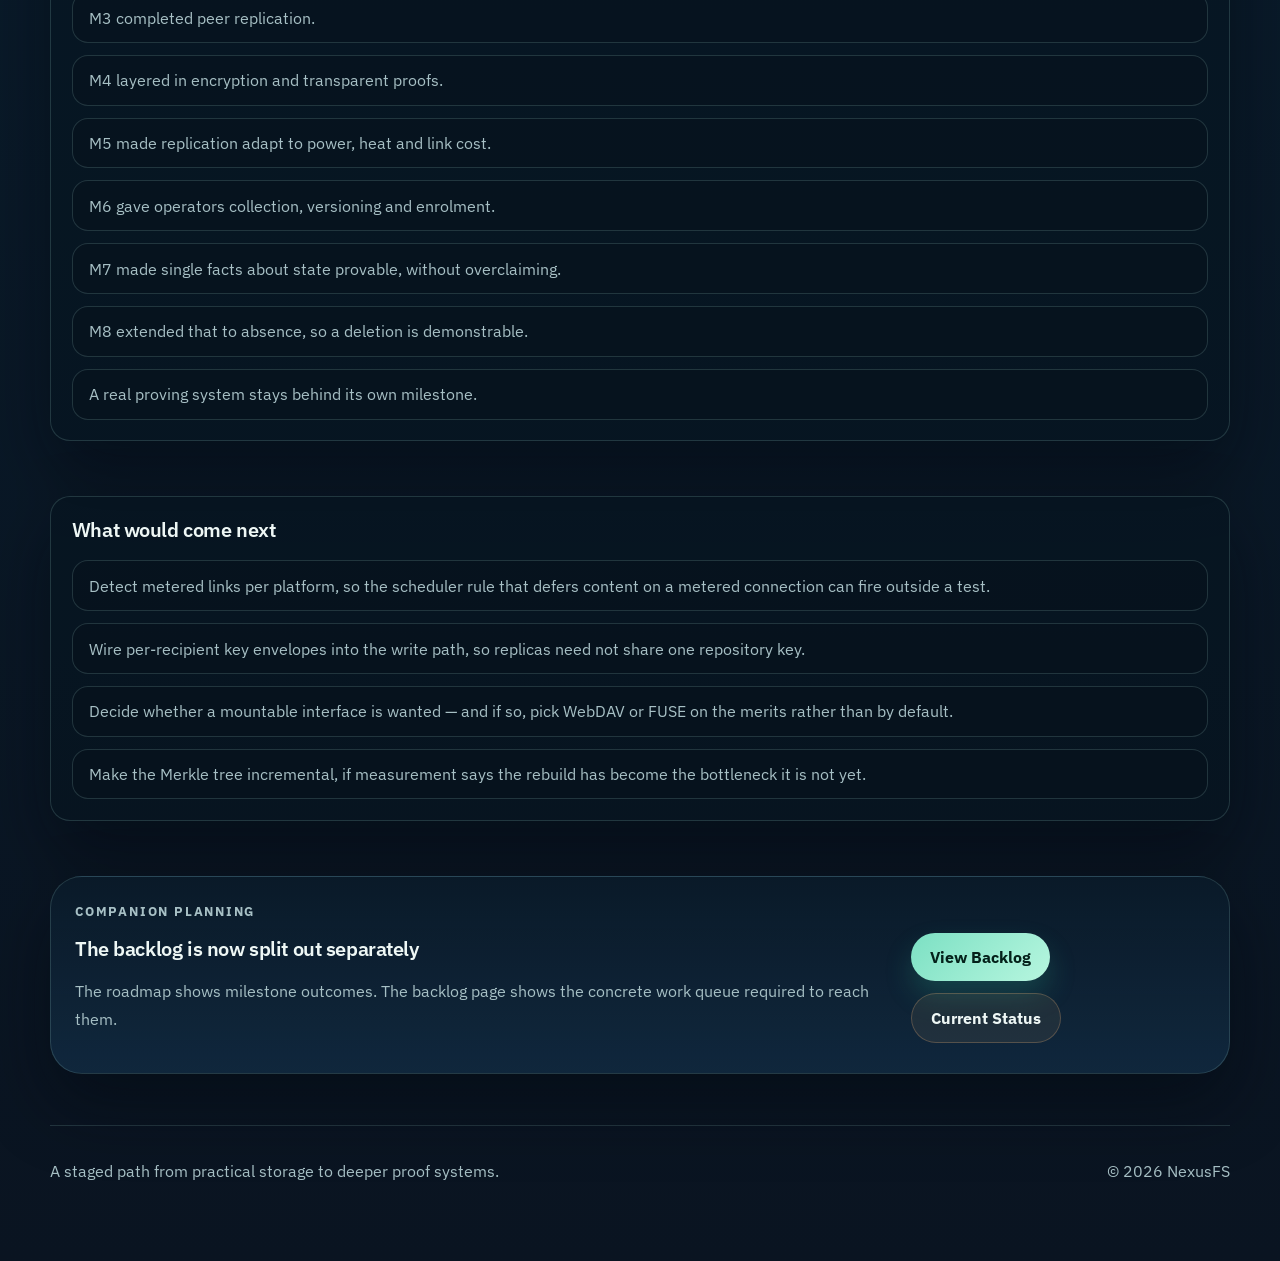
<file: site/roadmap.html>
<!DOCTYPE html>
<html lang="en">
  <head>
    <meta charset="utf-8" />
    <meta name="viewport" content="width=device-width, initial-scale=1" />
    <title>NexusFS Roadmap</title>
    <link rel="preconnect" href="https://fonts.googleapis.com" />
    <link rel="preconnect" href="https://fonts.gstatic.com" crossorigin />
    <link
      href="https://fonts.googleapis.com/css2?family=IBM+Plex+Sans:wght@400;500;600;700&family=IBM+Plex+Mono:wght@400;500;600&display=swap"
      rel="stylesheet"
    />
    <link rel="icon" type="image/svg+xml" href="./favicon.svg" />
    <link rel="stylesheet" href="./styles.css" />
  </head>
  <body data-page="roadmap">
    <div class="page-shell">
      <header class="site-header">
        <a class="brand" href="./index.html">
          <span class="brand-mark">N</span>
          <span>NexusFS</span>
        </a>
        <nav class="site-nav" aria-label="Primary">
          <a href="./index.html">Home</a>
          <a href="./playground.html">Playground</a>
          <a href="./docs.html">Docs</a>
          <a href="./architecture.html">Architecture</a>
          <a href="./roadmap.html" aria-current="page">Roadmap</a>
          <a href="./status.html">Status</a>
          <a href="https://github.com/pinkysworld/NexusFS" target="_blank" rel="noreferrer">GitHub</a>
        </nav>
      </header>

      <main>
        <section class="hero hero-compact reveal">
          <div class="hero-copy">
            <p class="eyebrow">Roadmap</p>
            <h1>Every milestone stays runnable.</h1>
            <p class="lede">
              NexusFS was staged as a vertical-slice project so the repository stayed a
              usable system at each step, not a pile of disconnected prototypes. All
              eight milestones are complete. What follows is ordinary product work, and
              it should be picked by value rather than by sequence.
            </p>
          </div>
        </section>

        <section class="section reveal">
          <div class="track-grid" id="milestone-grid"></div>
        </section>

        <section class="section reveal">
          <div class="content-panel">
            <h2>The order it was built in</h2>
            <ul class="list-block">
              <li>M1 completed persistent local namespace state.</li>
              <li>M2 shipped one real external facade.</li>
              <li>M3 completed peer replication.</li>
              <li>M4 layered in encryption and transparent proofs.</li>
              <li>M5 made replication adapt to power, heat and link cost.</li>
              <li>M6 gave operators collection, versioning and enrolment.</li>
              <li>M7 made single facts about state provable, without overclaiming.</li>
              <li>M8 extended that to absence, so a deletion is demonstrable.</li>
              <li>A real proving system stays behind its own milestone.</li>
            </ul>
          </div>
        </section>

        <section class="section reveal">
          <div class="content-panel">
            <h2>What would come next</h2>
            <ul class="list-block">
              <li>Detect metered links per platform, so the scheduler rule that defers
                content on a metered connection can fire outside a test.</li>
              <li>Wire per-recipient key envelopes into the write path, so replicas need
                not share one repository key.</li>
              <li>Decide whether a mountable interface is wanted — and if so, pick WebDAV
                or FUSE on the merits rather than by default.</li>
              <li>Make the Merkle tree incremental, if measurement says the rebuild has
                become the bottleneck it is not yet.</li>
            </ul>
          </div>
        </section>

        <section class="section reveal">
          <div class="callout">
            <div>
              <p class="eyebrow">Companion Planning</p>
              <h2>The backlog is now split out separately</h2>
              <p>
                The roadmap shows milestone outcomes. The backlog page shows the
                concrete work queue required to reach them.
              </p>
            </div>
            <div class="callout-actions">
              <a class="button button-primary" href="./backlog.html">View Backlog</a>
              <a class="button button-secondary" href="./status.html">Current Status</a>
            </div>
          </div>
        </section>
      </main>

      <footer class="site-footer">
        <p>A staged path from practical storage to deeper proof systems.</p>
        <p>© <span id="year"></span> NexusFS</p>
      </footer>
    </div>

    <script src="./app.js"></script>
  </body>
</html>
</file>
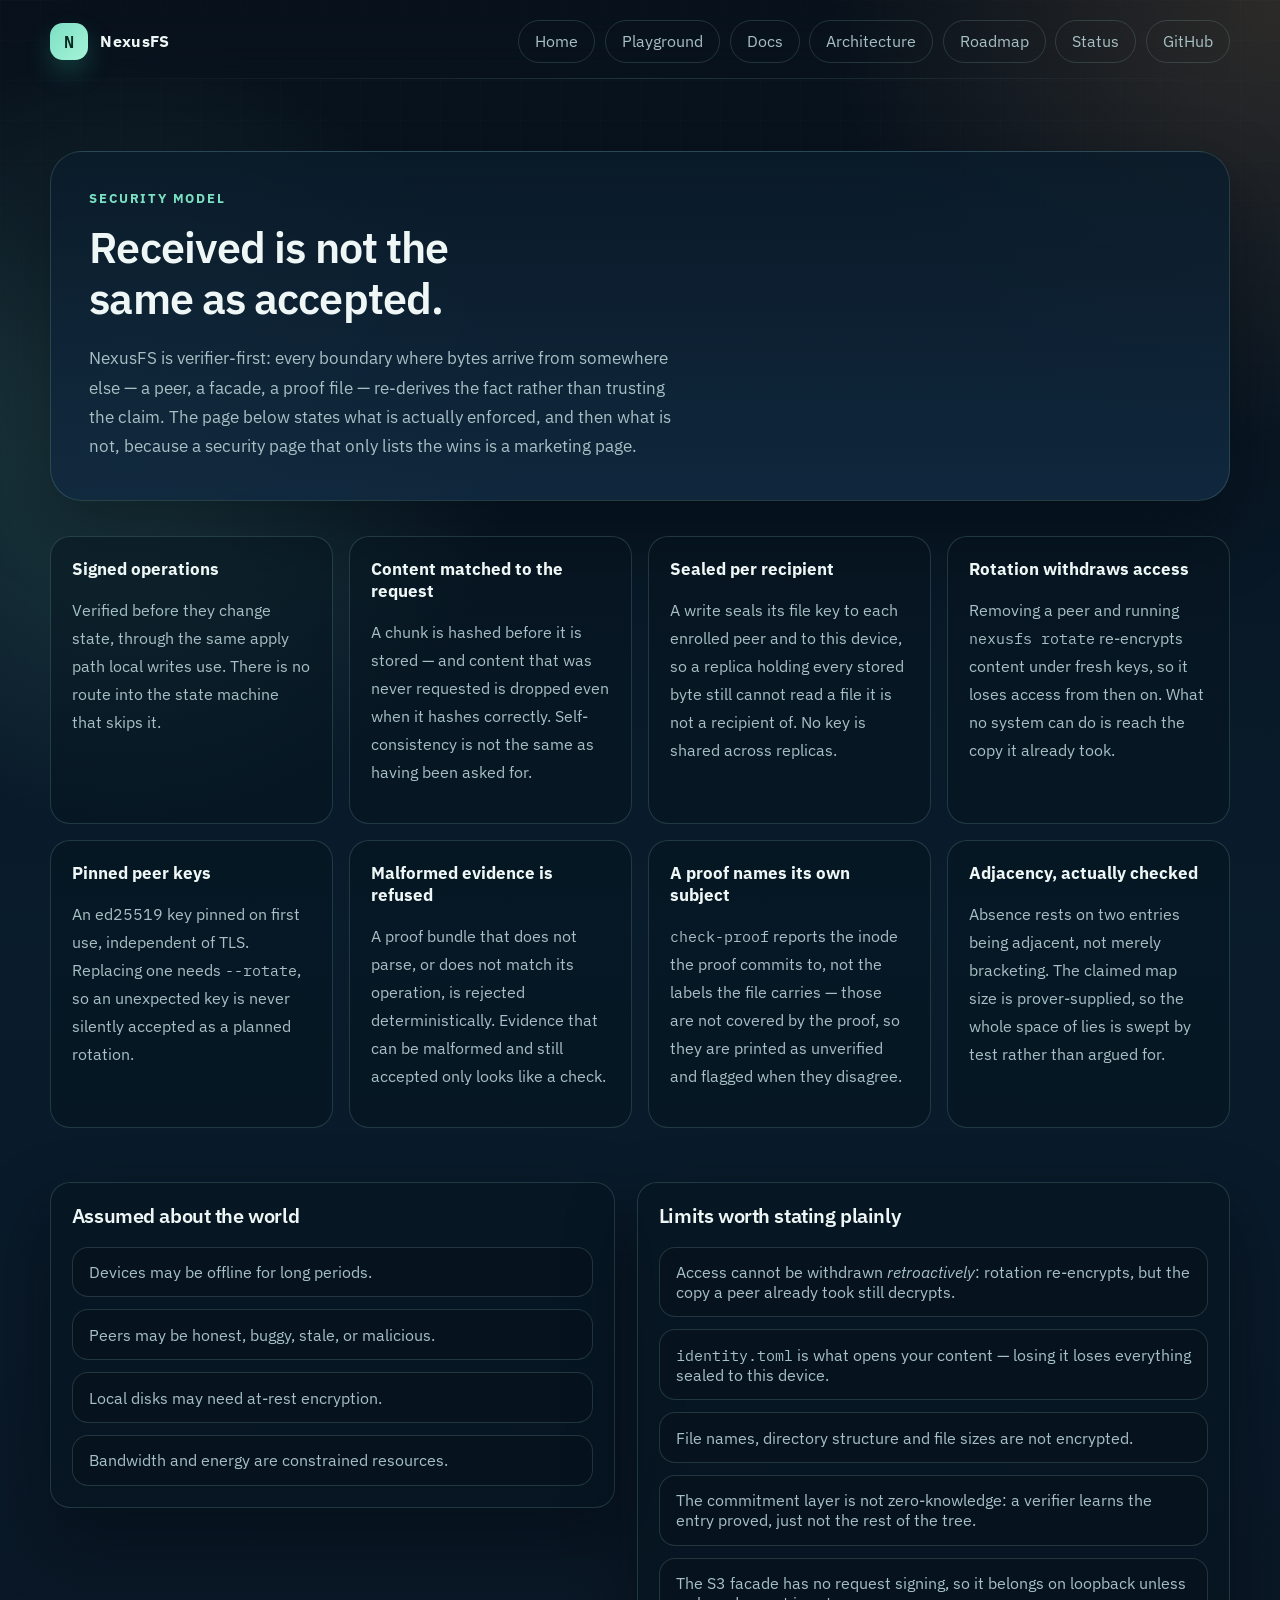
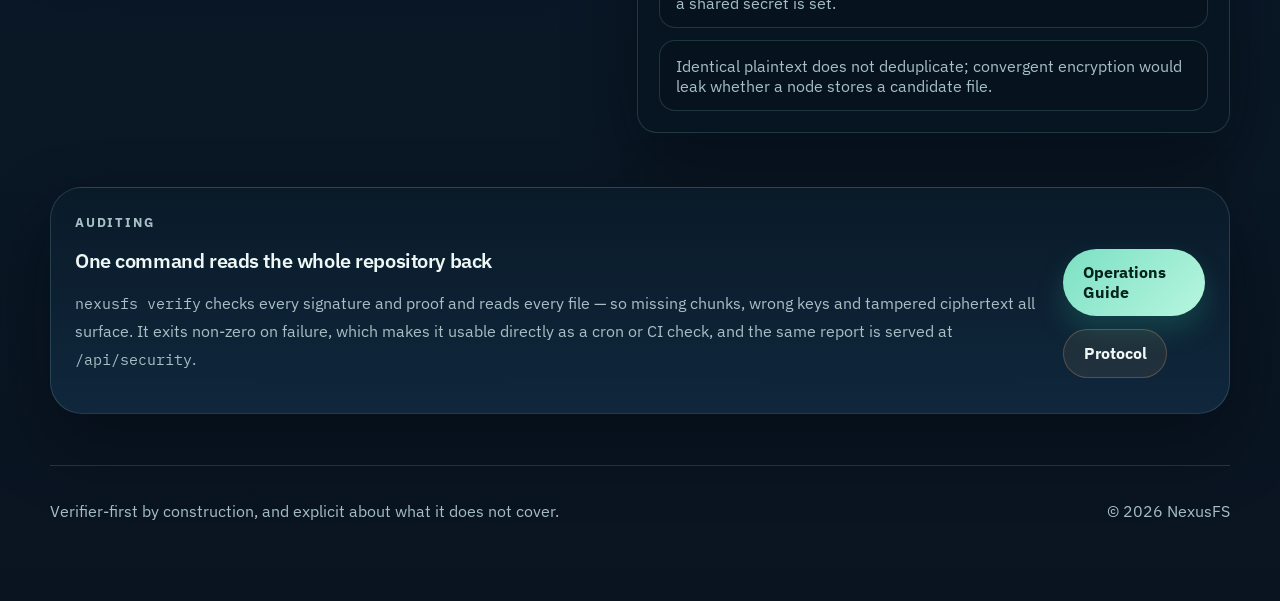
<file: site/security.html>
<!DOCTYPE html>
<html lang="en">
  <head>
    <meta charset="utf-8" />
    <meta name="viewport" content="width=device-width, initial-scale=1" />
    <title>NexusFS Security Model</title>
    <link rel="preconnect" href="https://fonts.googleapis.com" />
    <link rel="preconnect" href="https://fonts.gstatic.com" crossorigin />
    <link
      href="https://fonts.googleapis.com/css2?family=IBM+Plex+Sans:wght@400;500;600;700&family=IBM+Plex+Mono:wght@400;500;600&display=swap"
      rel="stylesheet"
    />
    <link rel="icon" type="image/svg+xml" href="./favicon.svg" />
    <link rel="stylesheet" href="./styles.css" />
  </head>
  <body data-page="security">
    <div class="page-shell">
      <header class="site-header">
        <a class="brand" href="./index.html">
          <span class="brand-mark">N</span>
          <span>NexusFS</span>
        </a>
        <nav class="site-nav" aria-label="Primary">
          <a href="./index.html">Home</a>
          <a href="./playground.html">Playground</a>
          <a href="./docs.html">Docs</a>
          <a href="./architecture.html">Architecture</a>
          <a href="./roadmap.html">Roadmap</a>
          <a href="./status.html">Status</a>
          <a href="https://github.com/pinkysworld/NexusFS" target="_blank" rel="noreferrer">GitHub</a>
        </nav>
      </header>

      <main>
        <section class="hero hero-compact reveal">
          <div class="hero-copy">
            <p class="eyebrow">Security Model</p>
            <h1>Received is not the same as accepted.</h1>
            <p class="lede">
              NexusFS is verifier-first: every boundary where bytes arrive from somewhere
              else — a peer, a facade, a proof file — re-derives the fact rather than
              trusting the claim. The page below states what is actually enforced, and
              then what is not, because a security page that only lists the wins is a
              marketing page.
            </p>
          </div>
        </section>

        <section class="section reveal">
          <div class="card-grid">
            <article class="feature-card">
              <h3>Signed operations</h3>
              <p>
                Verified before they change state, through the same apply path local
                writes use. There is no route into the state machine that skips it.
              </p>
            </article>
            <article class="feature-card">
              <h3>Content matched to the request</h3>
              <p>
                A chunk is hashed before it is stored — and content that was never
                requested is dropped even when it hashes correctly. Self-consistency is
                not the same as having been asked for.
              </p>
            </article>
            <article class="feature-card">
              <h3>Sealed per recipient</h3>
              <p>
                A write seals its file key to each enrolled peer and to this device, so a
                replica holding every stored byte still cannot read a file it is not a
                recipient of. No key is shared across replicas.
              </p>
            </article>
            <article class="feature-card">
              <h3>Rotation withdraws access</h3>
              <p>
                Removing a peer and running <code>nexusfs rotate</code> re-encrypts
                content under fresh keys, so it loses access from then on. What no
                system can do is reach the copy it already took.
              </p>
            </article>
            <article class="feature-card">
              <h3>Pinned peer keys</h3>
              <p>
                An ed25519 key pinned on first use, independent of TLS. Replacing one
                needs <code>--rotate</code>, so an unexpected key is never silently
                accepted as a planned rotation.
              </p>
            </article>
            <article class="feature-card">
              <h3>Malformed evidence is refused</h3>
              <p>
                A proof bundle that does not parse, or does not match its operation, is
                rejected deterministically. Evidence that can be malformed and still
                accepted only looks like a check.
              </p>
            </article>
            <article class="feature-card">
              <h3>A proof names its own subject</h3>
              <p>
                <code>check-proof</code> reports the inode the proof commits to, not the
                labels the file carries — those are not covered by the proof, so they are
                printed as unverified and flagged when they disagree.
              </p>
            </article>
            <article class="feature-card">
              <h3>Adjacency, actually checked</h3>
              <p>
                Absence rests on two entries being adjacent, not merely bracketing. The
                claimed map size is prover-supplied, so the whole space of lies is swept
                by test rather than argued for.
              </p>
            </article>
          </div>
        </section>

        <section class="section layout-two reveal">
          <div class="content-panel">
            <h2>Assumed about the world</h2>
            <ul class="list-block">
              <li>Devices may be offline for long periods.</li>
              <li>Peers may be honest, buggy, stale, or malicious.</li>
              <li>Local disks may need at-rest encryption.</li>
              <li>Bandwidth and energy are constrained resources.</li>
            </ul>
          </div>
          <div class="content-panel">
            <h2>Limits worth stating plainly</h2>
            <ul class="list-block">
              <li>Access cannot be withdrawn <em>retroactively</em>: rotation re-encrypts, but the copy a peer already took still decrypts.</li>
              <li><code>identity.toml</code> is what opens your content — losing it loses everything sealed to this device.</li>
              <li>File names, directory structure and file sizes are not encrypted.</li>
              <li>The commitment layer is not zero-knowledge: a verifier learns the entry proved, just not the rest of the tree.</li>
              <li>The S3 facade has no request signing, so it belongs on loopback unless a shared secret is set.</li>
              <li>Identical plaintext does not deduplicate; convergent encryption would leak whether a node stores a candidate file.</li>
            </ul>
          </div>
        </section>

        <section class="section reveal">
          <div class="callout">
            <div>
              <p class="eyebrow">Auditing</p>
              <h2>One command reads the whole repository back</h2>
              <p>
                <code>nexusfs verify</code> checks every signature and proof and reads
                every file — so missing chunks, wrong keys and tampered ciphertext all
                surface. It exits non-zero on failure, which makes it usable directly as
                a cron or CI check, and the same report is served at
                <code>/api/security</code>.
              </p>
            </div>
            <div class="callout-actions">
              <a class="button button-primary" href="./operations.html">Operations Guide</a>
              <a class="button button-secondary" href="./protocol.html">Protocol</a>
            </div>
          </div>
        </section>
      </main>

      <footer class="site-footer">
        <p>Verifier-first by construction, and explicit about what it does not cover.</p>
        <p>© <span id="year"></span> NexusFS</p>
      </footer>
    </div>

    <script src="./app.js"></script>
  </body>
</html>
</file>
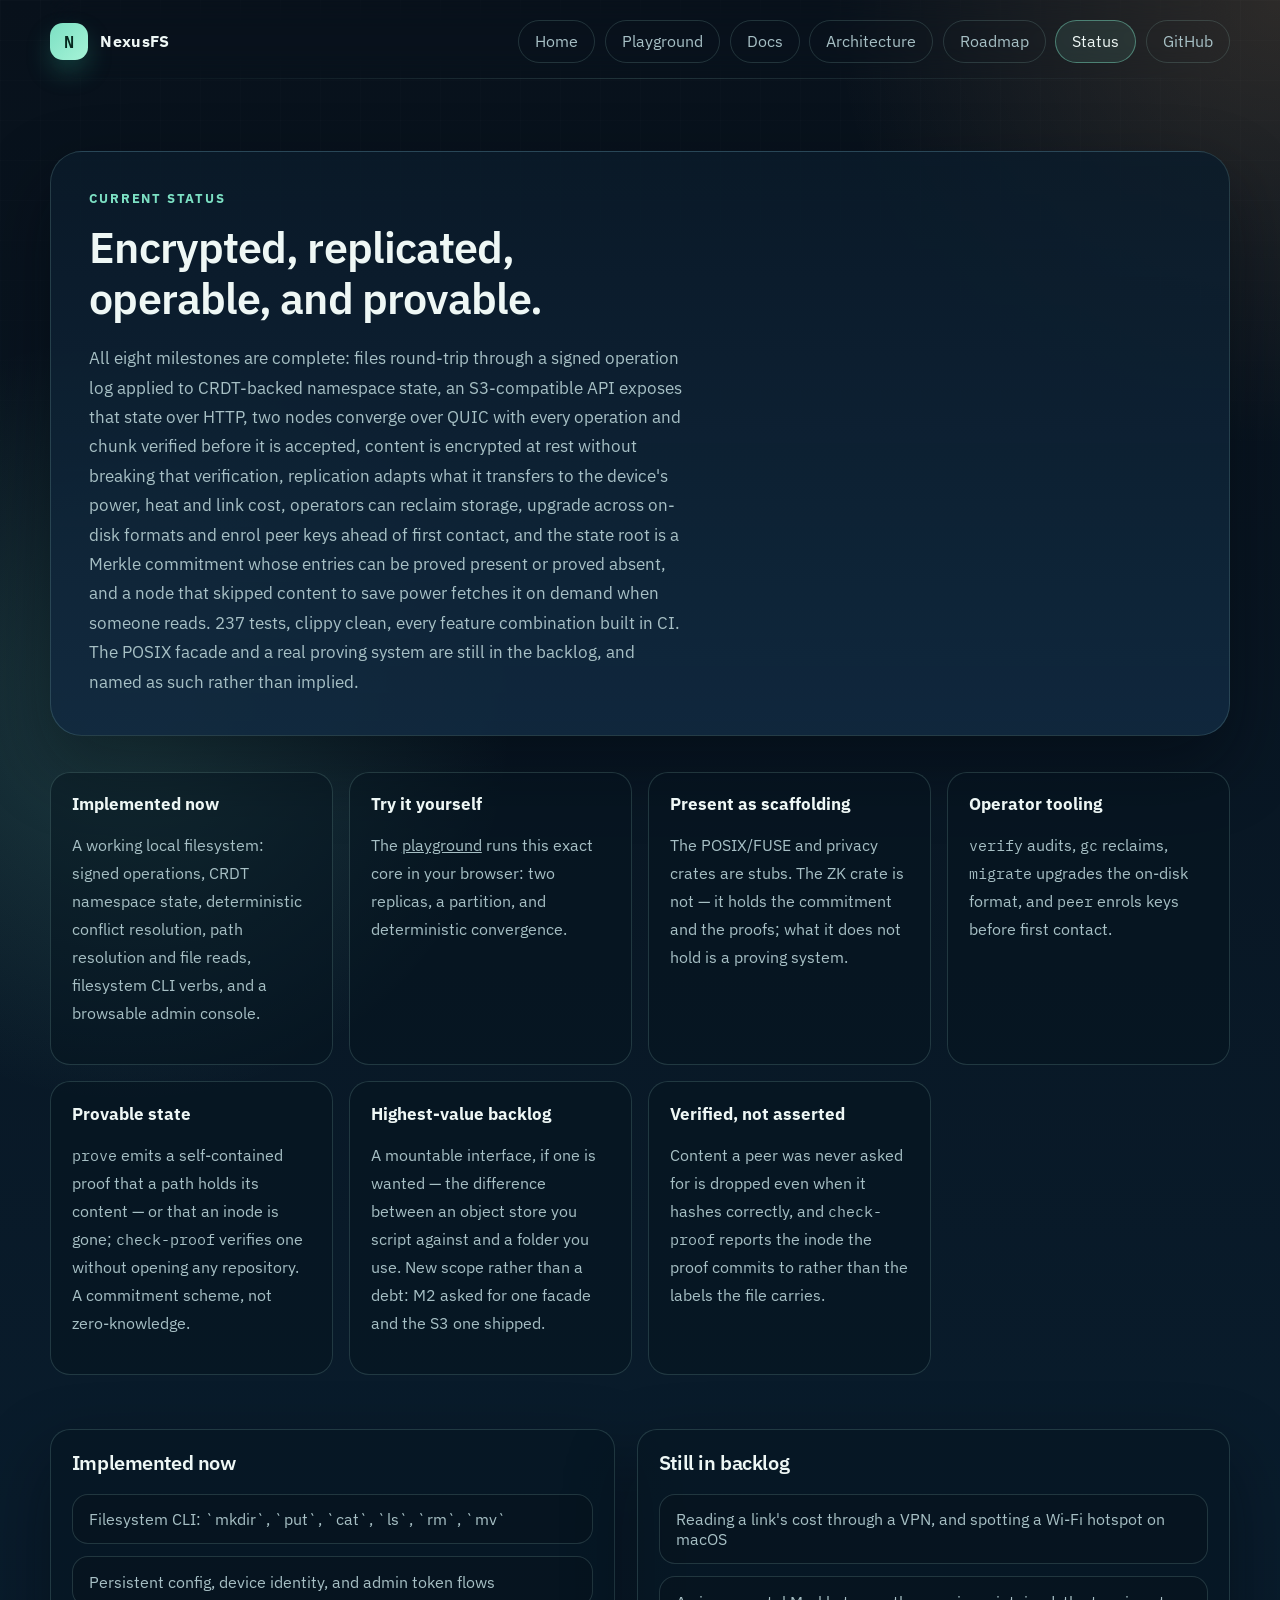
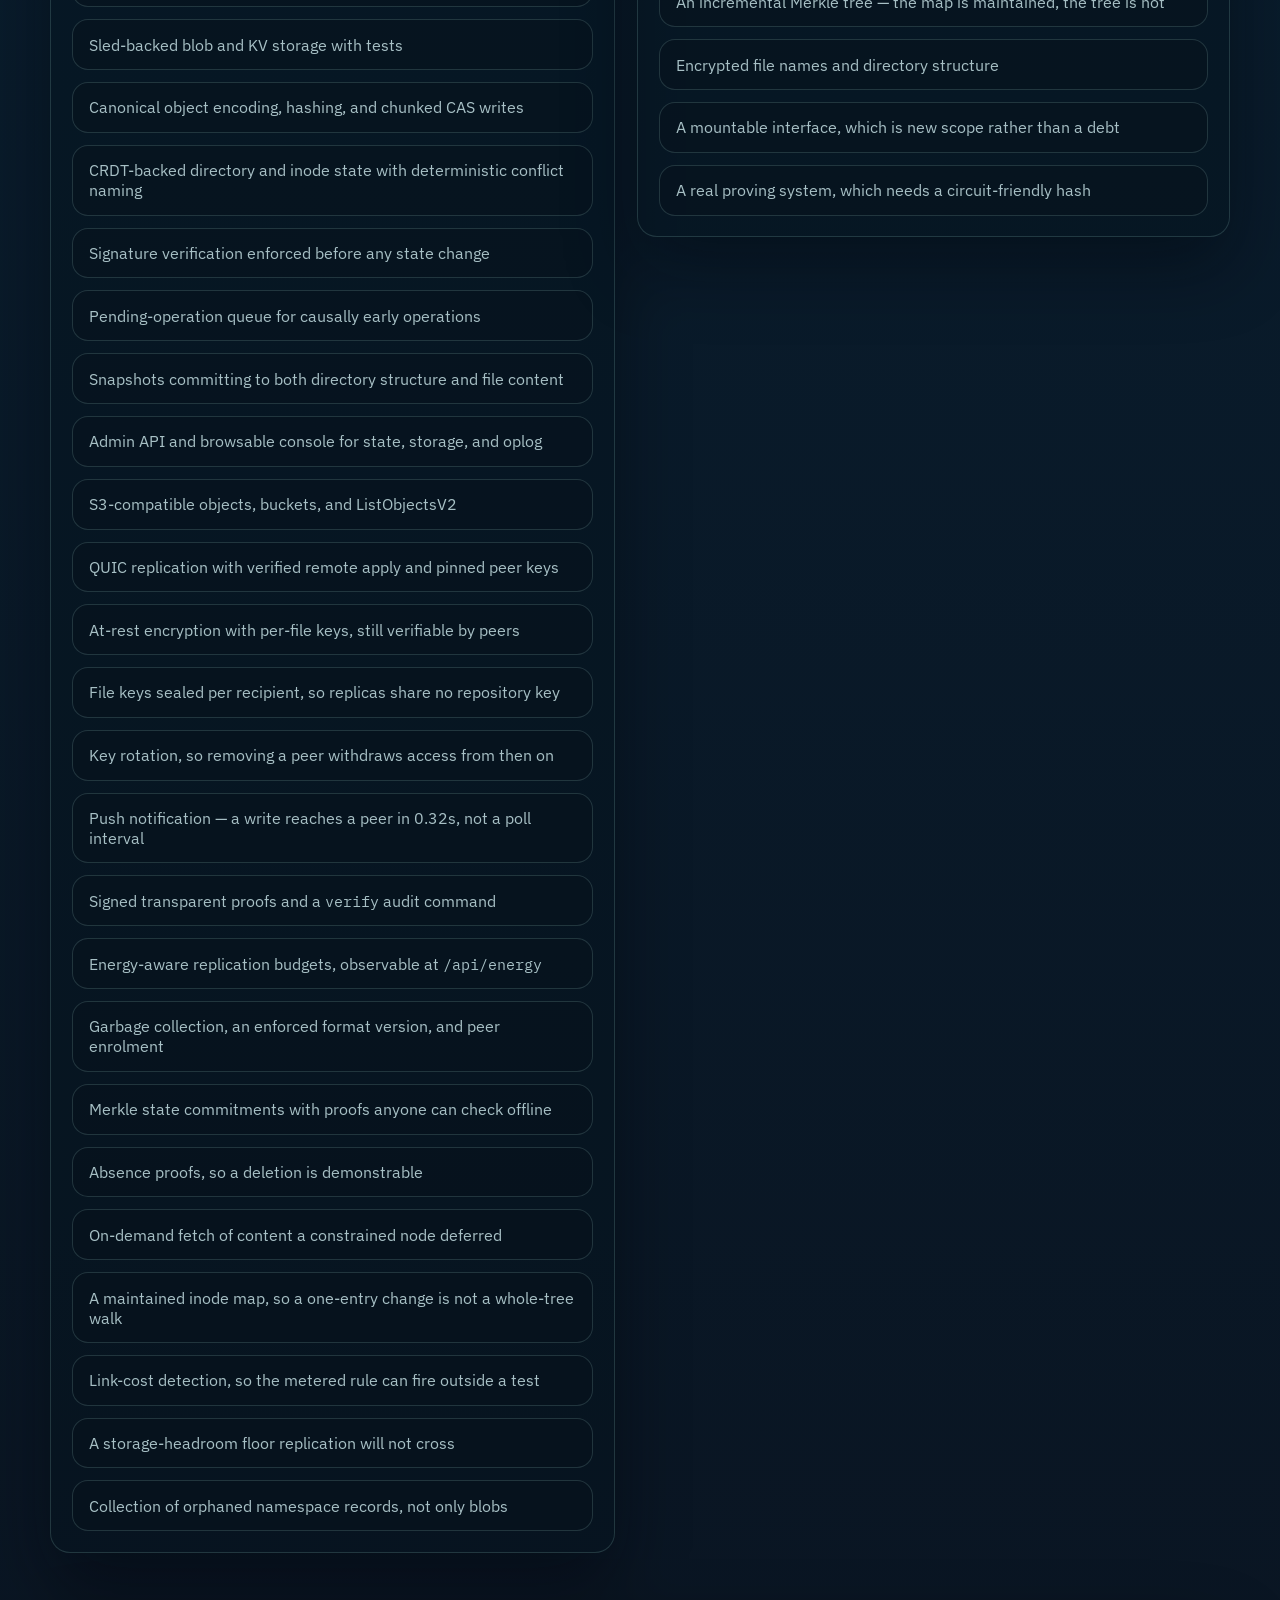
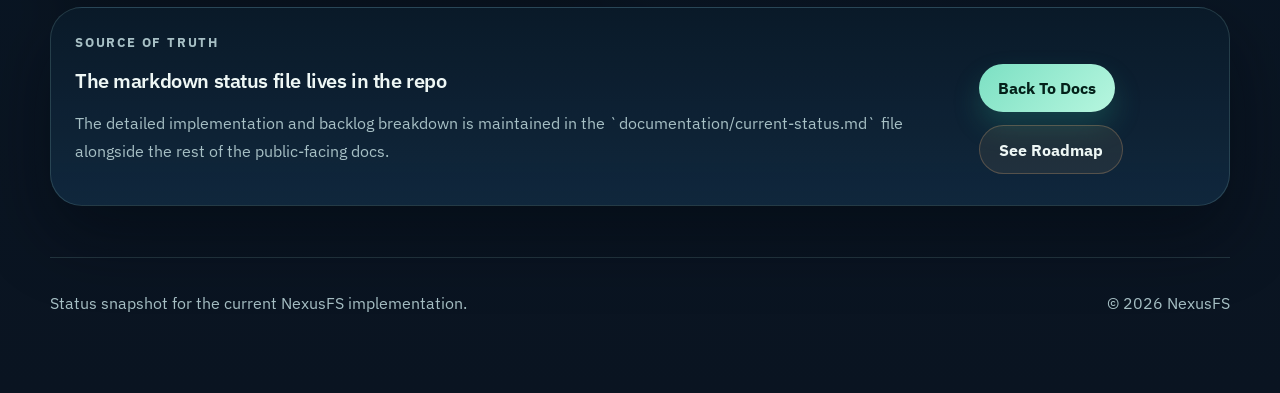
<file: site/status.html>
<!DOCTYPE html>
<html lang="en">
  <head>
    <meta charset="utf-8" />
    <meta name="viewport" content="width=device-width, initial-scale=1" />
    <title>NexusFS Current Status</title>
    <link rel="preconnect" href="https://fonts.googleapis.com" />
    <link rel="preconnect" href="https://fonts.gstatic.com" crossorigin />
    <link
      href="https://fonts.googleapis.com/css2?family=IBM+Plex+Sans:wght@400;500;600;700&family=IBM+Plex+Mono:wght@400;500;600&display=swap"
      rel="stylesheet"
    />
    <link rel="icon" type="image/svg+xml" href="./favicon.svg" />
    <link rel="stylesheet" href="./styles.css" />
  </head>
  <body data-page="status">
    <div class="page-shell">
      <header class="site-header">
        <a class="brand" href="./index.html">
          <span class="brand-mark">N</span>
          <span>NexusFS</span>
        </a>
        <nav class="site-nav" aria-label="Primary">
          <a href="./index.html">Home</a>
          <a href="./playground.html">Playground</a>
          <a href="./docs.html">Docs</a>
          <a href="./architecture.html">Architecture</a>
          <a href="./roadmap.html">Roadmap</a>
          <a href="./status.html" aria-current="page">Status</a>
          <a href="https://github.com/pinkysworld/NexusFS" target="_blank" rel="noreferrer">GitHub</a>
        </nav>
      </header>

      <main>
        <section class="hero hero-compact reveal">
          <div class="hero-copy">
            <p class="eyebrow">Current Status</p>
            <h1>Encrypted, replicated, operable, and provable.</h1>
            <p class="lede">
              All eight milestones are complete: files round-trip through a signed
              operation log applied to CRDT-backed namespace state, an S3-compatible API
              exposes that state over HTTP, two nodes converge over QUIC with every
              operation and chunk verified before it is accepted, content is encrypted at
              rest without breaking that verification, replication adapts what it
              transfers to the device's power, heat and link cost, operators can reclaim
              storage, upgrade across on-disk formats and enrol peer keys ahead of first
              contact, and the state root is a Merkle commitment whose entries can be
              proved present or proved absent, and a node that skipped content to save
              power fetches it on demand when someone reads. 237 tests, clippy clean,
              every feature combination built in CI. The POSIX facade and a real proving
              system are still in the backlog, and named as such rather than implied.
            </p>
          </div>
        </section>

        <section class="section reveal">
          <div class="card-grid">
            <article class="feature-card">
              <h3>Implemented now</h3>
              <p>
                A working local filesystem: signed operations, CRDT namespace state,
                deterministic conflict resolution, path resolution and file reads,
                filesystem CLI verbs, and a browsable admin console.
              </p>
            </article>
            <article class="feature-card">
              <h3>Try it yourself</h3>
              <p>
                The <a href="./playground.html">playground</a> runs this exact core in
                your browser: two replicas, a partition, and deterministic convergence.
              </p>
            </article>
            <article class="feature-card">
              <h3>Present as scaffolding</h3>
              <p>
                The POSIX/FUSE and privacy crates are stubs. The ZK crate is not — it
                holds the commitment and the proofs; what it does not hold is a proving
                system.
              </p>
            </article>
            <article class="feature-card">
              <h3>Operator tooling</h3>
              <p>
                <code>verify</code> audits, <code>gc</code> reclaims, <code>migrate</code>
                upgrades the on-disk format, and <code>peer</code> enrols keys before
                first contact.
              </p>
            </article>
            <article class="feature-card">
              <h3>Provable state</h3>
              <p>
                <code>prove</code> emits a self-contained proof that a path holds its
                content — or that an inode is gone; <code>check-proof</code> verifies one
                without opening any repository. A commitment scheme, not zero-knowledge.
              </p>
            </article>
            <article class="feature-card">
              <h3>Highest-value backlog</h3>
              <p>
                A mountable interface, if one is wanted — the difference between an
                object store you script against and a folder you use. New scope rather
                than a debt: M2 asked for one facade and the S3 one shipped.
              </p>
            </article>
            <article class="feature-card">
              <h3>Verified, not asserted</h3>
              <p>
                Content a peer was never asked for is dropped even when it hashes
                correctly, and <code>check-proof</code> reports the inode the proof
                commits to rather than the labels the file carries.
              </p>
            </article>
          </div>
        </section>

        <section class="section layout-two reveal">
          <div class="content-panel">
            <h2>Implemented now</h2>
            <ul class="list-block">
              <li>Filesystem CLI: `mkdir`, `put`, `cat`, `ls`, `rm`, `mv`</li>
              <li>Persistent config, device identity, and admin token flows</li>
              <li>Sled-backed blob and KV storage with tests</li>
              <li>Canonical object encoding, hashing, and chunked CAS writes</li>
              <li>CRDT-backed directory and inode state with deterministic conflict naming</li>
              <li>Signature verification enforced before any state change</li>
              <li>Pending-operation queue for causally early operations</li>
              <li>Snapshots committing to both directory structure and file content</li>
              <li>Admin API and browsable console for state, storage, and oplog</li>
              <li>S3-compatible objects, buckets, and ListObjectsV2</li>
              <li>QUIC replication with verified remote apply and pinned peer keys</li>
              <li>At-rest encryption with per-file keys, still verifiable by peers</li>
              <li>File keys sealed per recipient, so replicas share no repository key</li>
              <li>Key rotation, so removing a peer withdraws access from then on</li>
              <li>Push notification — a write reaches a peer in 0.32s, not a poll interval</li>
              <li>Signed transparent proofs and a <code>verify</code> audit command</li>
              <li>Energy-aware replication budgets, observable at <code>/api/energy</code></li>
              <li>Garbage collection, an enforced format version, and peer enrolment</li>
              <li>Merkle state commitments with proofs anyone can check offline</li>
              <li>Absence proofs, so a deletion is demonstrable</li>
              <li>On-demand fetch of content a constrained node deferred</li>
              <li>A maintained inode map, so a one-entry change is not a whole-tree walk</li>
              <li>Link-cost detection, so the metered rule can fire outside a test</li>
              <li>A storage-headroom floor replication will not cross</li>
              <li>Collection of orphaned namespace records, not only blobs</li>
            </ul>
          </div>
          <div class="content-panel">
            <h2>Still in backlog</h2>
            <ul class="list-block">
              <li>Reading a link's cost through a VPN, and spotting a Wi-Fi hotspot on macOS</li>
              <li>An incremental Merkle tree — the map is maintained, the tree is not</li>
              <li>Encrypted file names and directory structure</li>
              <li>A mountable interface, which is new scope rather than a debt</li>
              <li>A real proving system, which needs a circuit-friendly hash</li>
            </ul>
          </div>
        </section>

        <section class="section reveal">
          <div class="callout">
            <div>
              <p class="eyebrow">Source Of Truth</p>
              <h2>The markdown status file lives in the repo</h2>
              <p>
                The detailed implementation and backlog breakdown is maintained in the
                `documentation/current-status.md` file alongside the rest of the
                public-facing docs.
              </p>
            </div>
            <div class="callout-actions">
              <a class="button button-primary" href="./docs.html">Back To Docs</a>
              <a class="button button-secondary" href="./roadmap.html">See Roadmap</a>
            </div>
          </div>
        </section>
      </main>

      <footer class="site-footer">
        <p>Status snapshot for the current NexusFS implementation.</p>
        <p>© <span id="year"></span> NexusFS</p>
      </footer>
    </div>

    <script src="./app.js"></script>
  </body>
</html>
</file>
<file: site/styles.css>
:root {
  --bg: #07131f;
  --bg-soft: #102538;
  --panel: rgba(10, 27, 42, 0.84);
  --panel-strong: rgba(17, 41, 63, 0.92);
  --text: #eef7f5;
  --muted: #a7c0c5;
  --line: rgba(173, 232, 221, 0.16);
  --sea: #7ce0c3;
  --sea-deep: #2fb998;
  --sun: #ffbc78;
  --danger: #ff8d7c;
  --shadow: 0 30px 70px rgba(1, 7, 14, 0.45);
  --mono: "IBM Plex Mono", ui-monospace, SFMono-Regular, Menlo, monospace;
}

/* Technical values — hashes, paths, commands — read as data, not prose. */
code,
kbd,
samp {
  font-family: var(--mono);
  font-size: 0.92em;
}

* {
  box-sizing: border-box;
}

html {
  scroll-behavior: smooth;
}

body {
  margin: 0;
  min-height: 100vh;
  color: var(--text);
  font-family: "IBM Plex Sans", "Helvetica Neue", sans-serif;
  background:
    radial-gradient(circle at top right, rgba(255, 188, 120, 0.15), transparent 28rem),
    radial-gradient(circle at 10% 20%, rgba(124, 224, 195, 0.18), transparent 24rem),
    linear-gradient(180deg, #08111b 0%, #091c2c 42%, #0a1421 100%);
}

body::before {
  content: "";
  position: fixed;
  inset: 0;
  pointer-events: none;
  background-image:
    linear-gradient(rgba(255, 255, 255, 0.015) 1px, transparent 1px),
    linear-gradient(90deg, rgba(255, 255, 255, 0.015) 1px, transparent 1px);
  background-size: 40px 40px;
  mask-image: linear-gradient(180deg, rgba(0, 0, 0, 0.9), transparent 80%);
}

a {
  color: inherit;
}

img {
  display: block;
  max-width: 100%;
}

.page-shell {
  position: relative;
  width: min(1180px, calc(100% - 2rem));
  margin: 0 auto;
  padding-bottom: 4rem;
}

.site-header {
  position: sticky;
  top: 0;
  z-index: 20;
  display: flex;
  align-items: center;
  justify-content: space-between;
  gap: 1rem;
  padding: 1.25rem 0 1rem;
  backdrop-filter: blur(16px);
}

.site-header::after {
  content: "";
  position: absolute;
  inset: auto 0 0;
  height: 1px;
  background: linear-gradient(90deg, transparent, var(--line), transparent);
}

.brand {
  display: inline-flex;
  align-items: center;
  gap: 0.8rem;
  text-decoration: none;
  font-weight: 700;
  letter-spacing: 0.02em;
}

.brand-mark {
  display: inline-grid;
  place-items: center;
  width: 2.35rem;
  height: 2.35rem;
  border-radius: 0.8rem;
  color: #06291f;
  font-family: var(--mono);
  font-weight: 600;
  font-size: 1.05rem;
  background: linear-gradient(135deg, var(--sea) 0%, #a6f3d7 100%);
  box-shadow: 0 12px 24px rgba(47, 185, 152, 0.25);
}

.site-nav {
  display: inline-flex;
  flex-wrap: wrap;
  gap: 0.6rem;
}

.site-nav a {
  padding: 0.65rem 1rem;
  border: 1px solid var(--line);
  border-radius: 999px;
  text-decoration: none;
  color: var(--muted);
  transition: transform 180ms ease, border-color 180ms ease, color 180ms ease, background 180ms ease;
}

.site-nav a:hover,
.site-nav a:focus-visible {
  color: var(--text);
  border-color: rgba(124, 224, 195, 0.35);
  background: rgba(124, 224, 195, 0.08);
  transform: translateY(-1px);
}

.hero {
  display: grid;
  grid-template-columns: 1.2fr 0.9fr;
  gap: 2rem;
  align-items: center;
  padding: 4.5rem 0 3rem;
}

.hero-compact {
  grid-template-columns: 1fr;
  padding-bottom: 1rem;
}

.hero-copy,
.hero-panel,
.content-panel,
.callout,
.diagram-frame,
.command-block {
  border: 1px solid var(--line);
  background: linear-gradient(180deg, var(--panel) 0%, var(--panel-strong) 100%);
  box-shadow: var(--shadow);
}

.hero-copy,
.hero-panel {
  border-radius: 2rem;
  padding: clamp(1.4rem, 3vw, 2.4rem);
}

.hero-copy h1,
.section-heading h2,
.content-panel h2,
.callout h2,
.doc-card h2 {
  margin: 0;
  font-weight: 600;
  line-height: 1.18;
  letter-spacing: -0.021em;
  text-wrap: balance;
}

.hero-copy h1 {
  font-size: clamp(1.9rem, 3.4vw, 2.7rem);
  max-width: 26ch;
}

.content-panel h2,
.callout h2,
.doc-card h2 {
  font-size: 1.25rem;
}

.eyebrow {
  margin: 0 0 0.9rem;
  color: var(--sea);
  font-size: 0.8rem;
  font-weight: 700;
  letter-spacing: 0.14em;
  text-transform: uppercase;
}

.lede,
.section-copy,
.feature-card p,
.doc-card p,
.callout p,
.content-panel p {
  color: var(--muted);
  line-height: 1.75;
}

.lede {
  font-size: 1.05rem;
  max-width: 60ch;
  margin: 1.3rem 0 0;
}

.cta-row,
.callout-actions {
  display: flex;
  flex-wrap: wrap;
  gap: 0.8rem;
  margin-top: 1.6rem;
}

.button {
  display: inline-flex;
  align-items: center;
  justify-content: center;
  min-height: 3rem;
  padding: 0.85rem 1.2rem;
  border-radius: 999px;
  text-decoration: none;
  font-weight: 700;
  transition: transform 180ms ease, box-shadow 180ms ease, border-color 180ms ease, background 180ms ease;
}

.button:hover,
.button:focus-visible {
  transform: translateY(-1px);
}

.button-primary {
  color: #04211a;
  background: linear-gradient(135deg, var(--sea) 0%, #b7f6df 100%);
  box-shadow: 0 14px 28px rgba(47, 185, 152, 0.22);
}

.button-secondary {
  border: 1px solid rgba(255, 188, 120, 0.24);
  background: rgba(255, 188, 120, 0.08);
  color: var(--text);
}

.hero-panel {
  position: relative;
  overflow: hidden;
}

.panel-orbit {
  position: absolute;
  top: -4rem;
  right: -4rem;
  width: 12rem;
  height: 12rem;
  border-radius: 50%;
  background:
    radial-gradient(circle at center, rgba(124, 224, 195, 0.3) 0, rgba(124, 224, 195, 0.1) 32%, transparent 60%),
    radial-gradient(circle at center, rgba(255, 188, 120, 0.22) 0, transparent 58%);
  filter: blur(2px);
}

.status-card {
  position: relative;
  padding: 1.1rem 1.1rem 1rem;
  border-radius: 1.4rem;
  border: 1px solid rgba(124, 224, 195, 0.18);
  background: rgba(6, 19, 31, 0.55);
}

.status-label,
.doc-type,
.stat-label {
  display: block;
  margin-bottom: 0.55rem;
  color: var(--sea);
  font-size: 0.78rem;
  font-weight: 700;
  letter-spacing: 0.08em;
  text-transform: uppercase;
}

.status-card strong,
.stat strong {
  display: block;
  font-size: 1.1rem;
}

.status-card p,
.mini-grid span,
.mini-grid strong {
  position: relative;
}

.mini-grid {
  display: grid;
  grid-template-columns: repeat(2, minmax(0, 1fr));
  gap: 0.8rem;
  margin-top: 1rem;
}

.mini-grid div,
.stat,
.feature-card,
.doc-card,
.content-panel {
  border-radius: 1.25rem;
  border: 1px solid var(--line);
  background: rgba(6, 19, 31, 0.48);
}

.mini-grid div {
  padding: 0.95rem;
}

.mini-grid span {
  display: block;
  color: var(--muted);
  font-size: 0.82rem;
}

.mini-grid strong {
  display: block;
  margin-top: 0.3rem;
  font-size: 0.96rem;
}

.stats,
.card-grid,
.track-grid,
.research-grid,
.docs-grid {
  display: grid;
  gap: 1rem;
}

.stats {
  grid-template-columns: repeat(4, minmax(0, 1fr));
  margin: 0 0 2.5rem;
}

.stat {
  padding: 1.25rem;
}

.stat strong {
  font-size: 1.12rem;
}

.section {
  padding: 1.2rem 0 2.2rem;
}

.section-heading {
  margin-bottom: 1.2rem;
}

.section-heading h2 {
  font-size: clamp(1.4rem, 2.2vw, 1.8rem);
  max-width: 34ch;
}

.section-heading.compact h2 {
  max-width: 30ch;
}

.card-grid {
  grid-template-columns: repeat(4, minmax(0, 1fr));
}

/* A trailing card that would sit alone on its own row spans the full width instead.
   Reads as a deliberate summary rather than an orphan, and keeps the grid balanced as
   sections gain entries. The 4n+1 / 3n+1 selectors track the column count per
   breakpoint, so each rule lives beside the grid definition it belongs to. */
.card-grid > *:last-child:nth-child(4n + 1) {
  grid-column: 1 / -1;
}

.feature-card,
.doc-card,
.content-panel {
  padding: 1.3rem;
}

.feature-card h3 {
  margin: 0 0 0.7rem;
  font-size: 1.05rem;
}

.layout-two {
  display: grid;
  grid-template-columns: 1fr 1.05fr;
  gap: 1.4rem;
  align-items: start;
}

.list-block {
  display: grid;
  gap: 0.75rem;
  padding: 0;
  margin: 1.2rem 0 0;
  list-style: none;
}

.list-block li {
  padding: 0.9rem 1rem;
  border-radius: 1rem;
  border: 1px solid var(--line);
  background: rgba(7, 18, 28, 0.44);
  color: var(--muted);
}

.list-block strong {
  color: var(--text);
}

.text-link {
  display: inline-block;
  margin-top: 1rem;
  color: var(--sun);
  text-decoration: none;
}

.diagram-frame {
  padding: 1rem;
  border-radius: 2rem;
}

.track-grid {
  grid-template-columns: repeat(3, minmax(0, 1fr));
}

.track-grid > *:last-child:nth-child(3n + 1) {
  grid-column: 1 / -1;
}

.track-card {
  padding: 1.25rem;
  border-radius: 1.3rem;
  border: 1px solid var(--line);
  background: rgba(6, 19, 31, 0.5);
}

.track-card span {
  display: block;
  margin-bottom: 0.55rem;
  color: var(--sun);
  font-size: 0.78rem;
  font-weight: 700;
  letter-spacing: 0.08em;
  text-transform: uppercase;
}

.track-card h3 {
  margin: 0 0 0.55rem;
  font-size: 1rem;
}

.track-card p {
  margin: 0;
  color: var(--muted);
  line-height: 1.65;
}

.research-grid {
  grid-template-columns: repeat(3, minmax(0, 1fr));
}

.research-chip {
  padding: 1rem 1.05rem;
  border-radius: 999px;
  border: 1px solid rgba(124, 224, 195, 0.16);
  background: rgba(124, 224, 195, 0.05);
  color: var(--muted);
}

.command-block {
  border-radius: 1.6rem;
  padding: 1.2rem;
}

.command-block pre {
  margin: 0;
  overflow-x: auto;
  color: #d6fff1;
  font-family: var(--mono);
  font-size: 0.88rem;
  line-height: 1.75;
}

.callout {
  display: flex;
  align-items: center;
  justify-content: space-between;
  gap: 1.25rem;
  border-radius: 2rem;
  padding: 1.5rem;
}

.docs-grid {
  grid-template-columns: repeat(2, minmax(0, 1fr));
}

.doc-card {
  text-decoration: none;
  transition: transform 180ms ease, border-color 180ms ease, background 180ms ease;
}

.doc-card:hover,
.doc-card:focus-visible {
  transform: translateY(-2px);
  border-color: rgba(124, 224, 195, 0.32);
  background: rgba(11, 31, 48, 0.82);
}

.inline-links {
  display: flex;
  flex-wrap: wrap;
  gap: 0.75rem;
}

.inline-links a {
  padding: 0.75rem 1rem;
  border-radius: 999px;
  border: 1px solid var(--line);
  text-decoration: none;
  color: var(--muted);
  background: rgba(6, 19, 31, 0.42);
}

.site-footer {
  display: flex;
  align-items: center;
  justify-content: space-between;
  gap: 1rem;
  margin-top: 1rem;
  padding-top: 1.2rem;
  color: var(--muted);
  border-top: 1px solid var(--line);
}

.reveal {
  opacity: 0;
  transform: translateY(18px);
  transition: opacity 600ms ease, transform 600ms ease;
}

.reveal.is-visible {
  opacity: 1;
  transform: translateY(0);
}

@media (max-width: 1024px) {
  .hero,
  .layout-two,
  .callout {
    grid-template-columns: 1fr;
    display: grid;
  }

  .stats,
  .card-grid,
  .track-grid,
  .research-grid {
    grid-template-columns: repeat(2, minmax(0, 1fr));
  }

  /* Two columns now, so the span rule keys off an odd final card instead. */
  .card-grid > *:last-child:nth-child(4n + 1),
  .track-grid > *:last-child:nth-child(3n + 1) {
    grid-column: auto;
  }

  .card-grid > *:last-child:nth-child(odd),
  .track-grid > *:last-child:nth-child(odd) {
    grid-column: 1 / -1;
  }
}

@media (max-width: 720px) {
  .page-shell {
    width: min(100%, calc(100% - 1rem));
  }

  .site-header,
  .site-footer {
    position: relative;
    flex-direction: column;
    align-items: flex-start;
  }

  .hero {
    padding-top: 2.8rem;
  }

  .stats,
  .card-grid,
  .track-grid,
  .research-grid,
  .docs-grid,
  .mini-grid {
    grid-template-columns: 1fr;
  }

  /* Single column: every card is already full width, so no spanning is needed. */
  .card-grid > *:last-child,
  .track-grid > *:last-child {
    grid-column: auto;
  }

  .hero-copy,
  .hero-panel,
  .diagram-frame,
  .callout {
    border-radius: 1.35rem;
  }

  .section-heading h2,
  .hero-copy h1 {
    max-width: none;
  }
}

/* --- milestone cards ------------------------------------------------------ */

.track-head {
  display: flex !important;
  align-items: center;
  justify-content: space-between;
  gap: 0.75rem;
  margin-bottom: 0.6rem;
}

.track-label {
  display: inline-block;
  margin: 0;
  font-family: var(--mono);
  font-size: 0.78rem;
  font-weight: 600;
  letter-spacing: 0.04em;
  text-transform: none;
  color: var(--sun);
}

.track-status {
  display: inline-block;
  margin: 0;
  padding: 0.1rem 0.5rem;
  border-radius: 999px;
  border: 1px solid var(--line);
  font-size: 0.66rem;
  font-weight: 600;
  letter-spacing: 0.06em;
  text-transform: uppercase;
  color: var(--muted);
}

.track-card[data-status="done"] .track-label {
  color: var(--sea);
}

.track-card[data-status="done"] .track-status {
  color: var(--sea);
  border-color: rgba(124, 224, 195, 0.35);
  background: rgba(124, 224, 195, 0.08);
}

.track-card[data-status="done"] {
  border-color: rgba(124, 224, 195, 0.24);
}

/* Active page in the primary nav. Driven by aria-current so the visual state and
   the accessibility state cannot drift apart. */
.site-nav a[aria-current="page"] {
  color: var(--text);
  border-color: rgba(124, 224, 195, 0.45);
  background: rgba(124, 224, 195, 0.1);
}
</file>
